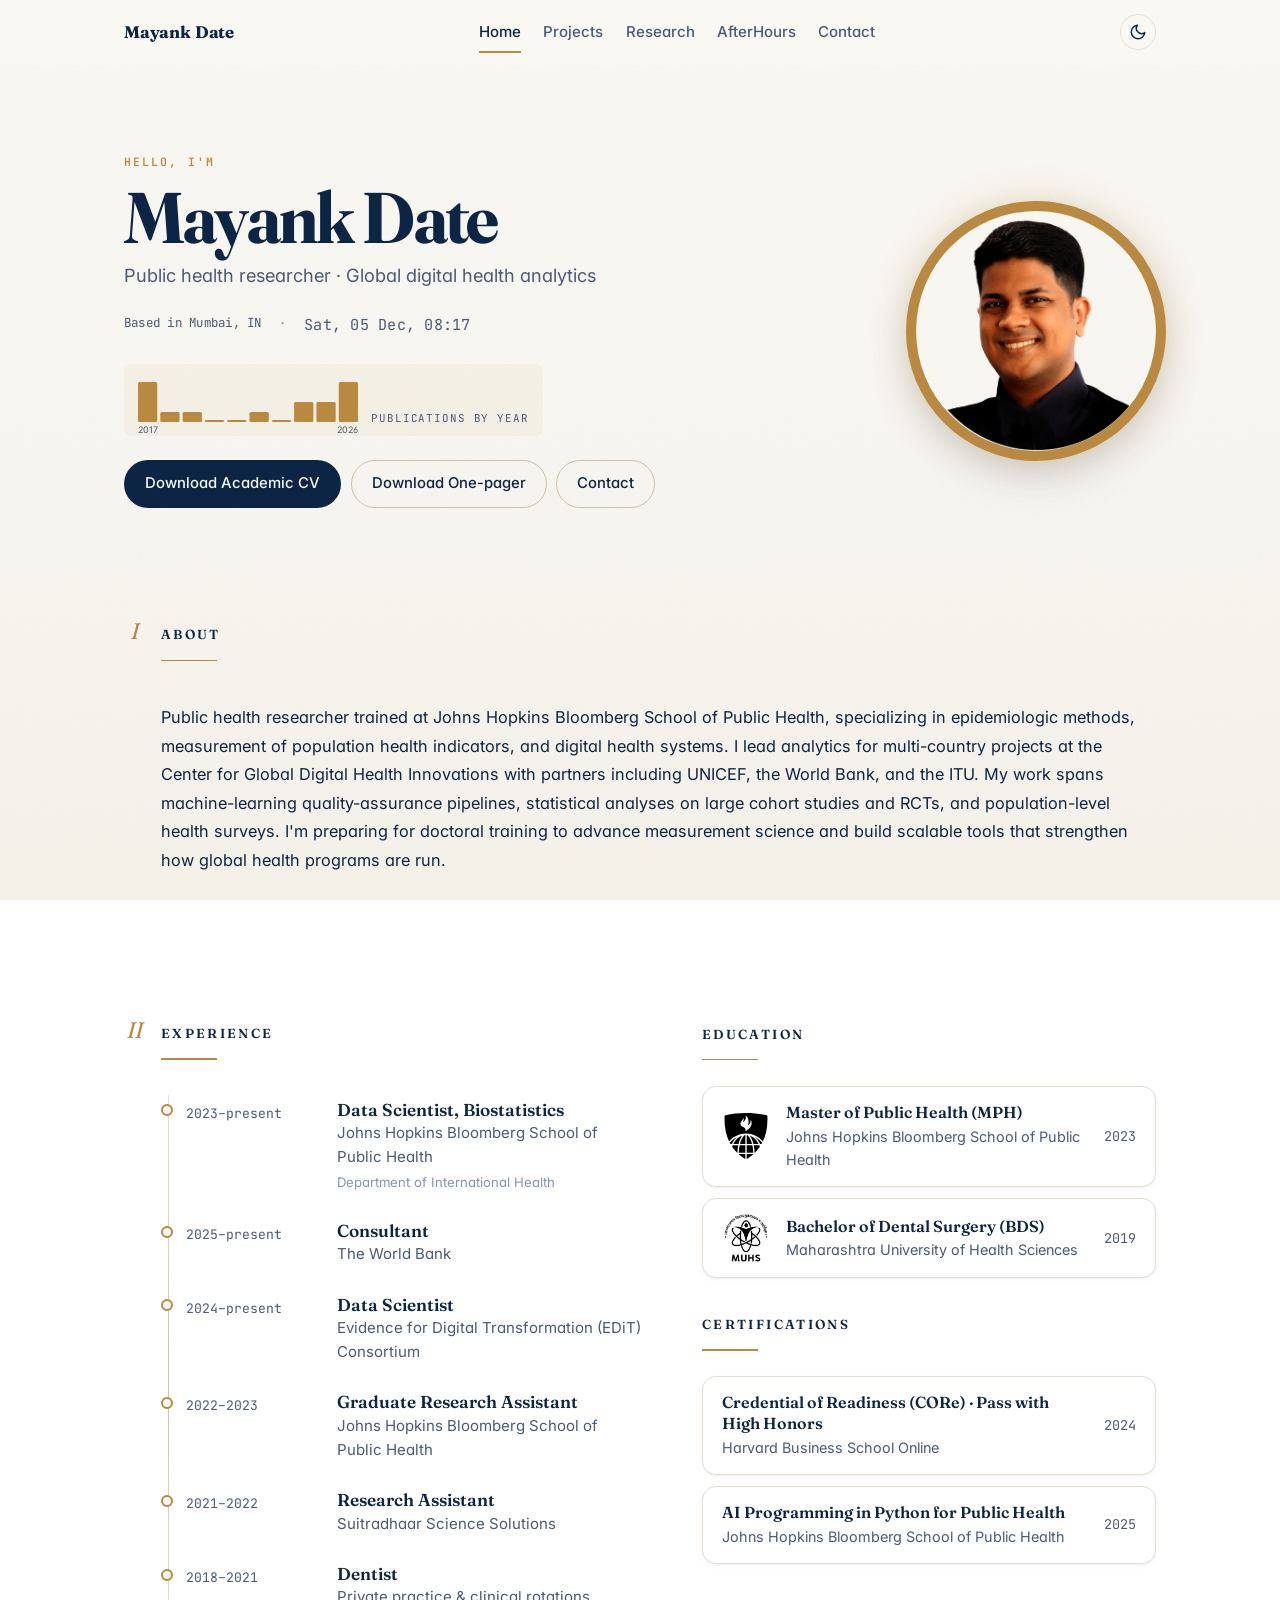
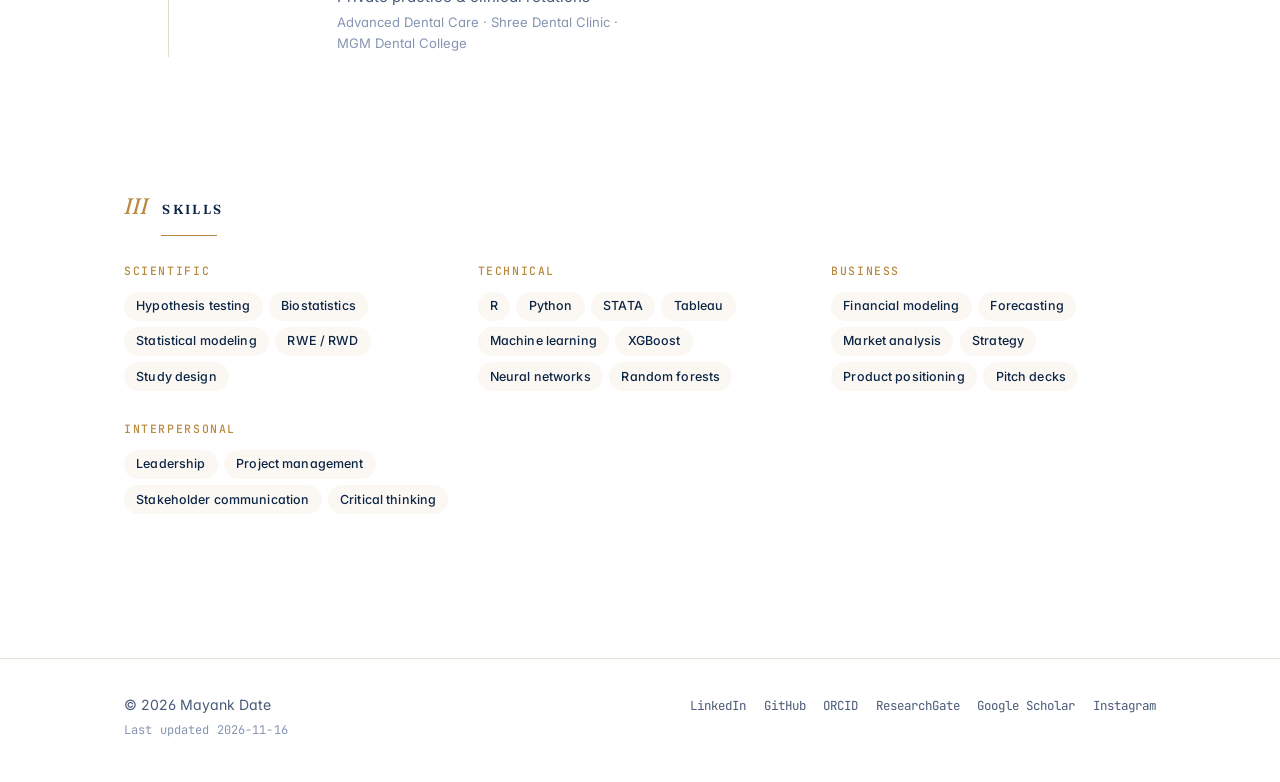
<file: index.html>
<!doctype html>
<html lang="en" data-theme="auto">
<head>
  <meta charset="utf-8" />
  <meta name="viewport" content="width=device-width, initial-scale=1" />
  <title>Mayank Date · Public health researcher · Global digital health analytics</title>
  <meta name="description" content="Public health researcher · Global digital health analytics" />

  <!-- OpenGraph / social -->
  <meta property="og:title" content="Mayank Date" />
  <meta property="og:description" content="Public health researcher · Global digital health analytics" />
  <meta property="og:type" content="profile" />
  <meta property="og:url" content="https://mayankdate.github.io" />

  <!-- Favicon: SVG preferred (crisp at any size), .ico fallback, Apple touch -->
  <link rel="icon" type="image/svg+xml" href="/assets/favicon.svg" />
  <link rel="icon" type="image/x-icon" href="/assets/favicon.ico" sizes="any" />
  <link rel="apple-touch-icon" href="/assets/apple-touch-icon.png" />
  <meta name="theme-color" content="#0D2545" />

  <!-- Fonts: Fraunces (serif) + Inter (sans) + JetBrains Mono (metadata) -->
  <link rel="preconnect" href="https://fonts.googleapis.com" />
  <link rel="preconnect" href="https://fonts.gstatic.com" crossorigin />
  <link href="https://fonts.googleapis.com/css2?family=Fraunces:ital,opsz,wght,SOFT,WONK@0,9..144,400;0,9..144,600;0,9..144,700;1,9..144,400&family=Inter:wght@400;500;600;700&family=JetBrains+Mono:wght@400;500&display=swap" rel="stylesheet" />

  <link rel="stylesheet" href="/static/style.css" />
  <!-- Prevent light-mode flash on first paint -->
  <script>
    (function () {
      try {
        var saved = localStorage.getItem('theme');
        if (saved === 'light' || saved === 'dark') {
          document.documentElement.setAttribute('data-theme', saved);
        }
      } catch (e) {}
    })();
  </script>
</head>
<body>

  <header class="site-header">
    <div class="container header-row">
      <a class="brand" href="/">Mayank Date</a>
      <nav class="nav" aria-label="Primary">
        <a href="/" aria-current="page">Home</a>
        <a href="/projects.html" >Projects</a>
        <a href="/research.html" >Research</a>
        <a href="/afterhours.html" >AfterHours</a>
        <a href="/contact.html" >Contact</a>
      </nav>
      <button class="theme-toggle" type="button" aria-label="Toggle color theme" title="Toggle color theme">
        <svg class="icon-sun" width="18" height="18" viewBox="0 0 24 24" fill="none" stroke="currentColor" stroke-width="2" stroke-linecap="round" stroke-linejoin="round" aria-hidden="true"><circle cx="12" cy="12" r="4"/><path d="M12 2v2M12 20v2M4.93 4.93l1.41 1.41M17.66 17.66l1.41 1.41M2 12h2M20 12h2M4.93 19.07l1.41-1.41M17.66 6.34l1.41-1.41"/></svg>
        <svg class="icon-moon" width="18" height="18" viewBox="0 0 24 24" fill="none" stroke="currentColor" stroke-width="2" stroke-linecap="round" stroke-linejoin="round" aria-hidden="true"><path d="M21 12.79A9 9 0 1 1 11.21 3 7 7 0 0 0 21 12.79z"/></svg>
      </button>
    </div>
  </header>

  <main>

<section class="hero container">
  <div class="hero-text">
    <p class="eyebrow">Hello, I'm</p>
    <h1 class="display">Mayank Date</h1>
    <p class="lede">Public health researcher · Global digital health analytics</p>
    <div class="hero-meta">
      <span>Based in Mumbai, IN</span>
        <span class="dot">·</span>
        <span class="live-clock" data-tz="Asia/Kolkata">—</span>
    </div>
      <div class="sparkline" aria-label="Publications per year">
        <svg width="220" height="50" viewBox="0 0 220 50" xmlns="http://www.w3.org/2000/svg"><title>Publications by year, 2017–2026</title><rect x="0.0" y="10.0" width="19.3" height="40.0" rx="1.5" fill="var(--gold)"/><rect x="22.3" y="40.0" width="19.3" height="10.0" rx="1.5" fill="var(--gold)"/><rect x="44.6" y="40.0" width="19.3" height="10.0" rx="1.5" fill="var(--gold)"/><rect x="66.9" y="48.0" width="19.3" height="2.0" rx="1.5" fill="var(--gold)"/><rect x="89.2" y="48.0" width="19.3" height="2.0" rx="1.5" fill="var(--gold)"/><rect x="111.5" y="40.0" width="19.3" height="10.0" rx="1.5" fill="var(--gold)"/><rect x="133.8" y="48.0" width="19.3" height="2.0" rx="1.5" fill="var(--gold)"/><rect x="156.1" y="30.0" width="19.3" height="20.0" rx="1.5" fill="var(--gold)"/><rect x="178.4" y="30.0" width="19.3" height="20.0" rx="1.5" fill="var(--gold)"/><rect x="200.7" y="10.0" width="19.3" height="40.0" rx="1.5" fill="var(--gold)"/><text x="0" y="61" font-size="9" fill="var(--text-muted)" font-family="Inter, sans-serif">2017</text><text x="220" y="61" text-anchor="end" font-size="9" fill="var(--text-muted)" font-family="Inter, sans-serif">2026</text></svg>
        <span class="sparkline-caption">Publications by year</span>
      </div>
    <div class="hero-cta">
        <a class="btn btn-primary"
           href="assets/Mayank Date_Academic_CV_Full.pdf" download>Download Academic CV</a>
        <a class="btn btn-ghost"
           href="assets/Mayank Date_Resume_1page.pdf" download>Download One-pager</a>
      <a class="btn btn-ghost" href="/contact.html">Contact</a>
    </div>
  </div>
  <div class="hero-photo">
    <img src="assets/photo_noring.png" alt="Portrait of Mayank Date" />
  </div>
</section>

<section class="section container">
  <h2 class="section-h">About</h2>
  <div class="rule-gold"></div>
  <div class="about-box">
    <div class="prose"><p>Public health researcher trained at Johns Hopkins Bloomberg School of Public Health, specializing in epidemiologic methods, measurement of population health indicators, and digital health systems. I lead analytics for multi-country projects at the Center for Global Digital Health Innovations with partners including UNICEF, the World Bank, and the ITU. My work spans machine-learning quality-assurance pipelines, statistical analyses on large cohort studies and RCTs, and population-level health surveys. I'm preparing for doctoral training to advance measurement science and build scalable tools that strengthen how global health programs are run.</p></div>
  </div>
</section>

<section class="section container home-split">
  <div class="home-split-main">
    <h2 class="section-h">Experience</h2>
    <div class="rule-gold"></div>
    <ol class="timeline">
        <li class="timeline-item">
          <span class="timeline-dot" aria-hidden="true"></span>
          <div class="timeline-years">
            2023–present          </div>
          <div class="timeline-body">
            <div class="timeline-role">Data Scientist, Biostatistics</div>
            <div class="timeline-org">Johns Hopkins Bloomberg School of Public Health</div>
              <div class="timeline-sub">Department of International Health</div>
          </div>
        </li>
        <li class="timeline-item">
          <span class="timeline-dot" aria-hidden="true"></span>
          <div class="timeline-years">
            2025–present          </div>
          <div class="timeline-body">
            <div class="timeline-role">Consultant</div>
            <div class="timeline-org">The World Bank</div>
          </div>
        </li>
        <li class="timeline-item">
          <span class="timeline-dot" aria-hidden="true"></span>
          <div class="timeline-years">
            2024–present          </div>
          <div class="timeline-body">
            <div class="timeline-role">Data Scientist</div>
            <div class="timeline-org">Evidence for Digital Transformation (EDiT) Consortium</div>
          </div>
        </li>
        <li class="timeline-item">
          <span class="timeline-dot" aria-hidden="true"></span>
          <div class="timeline-years">
            2022–2023          </div>
          <div class="timeline-body">
            <div class="timeline-role">Graduate Research Assistant</div>
            <div class="timeline-org">Johns Hopkins Bloomberg School of Public Health</div>
          </div>
        </li>
        <li class="timeline-item">
          <span class="timeline-dot" aria-hidden="true"></span>
          <div class="timeline-years">
            2021–2022          </div>
          <div class="timeline-body">
            <div class="timeline-role">Research Assistant</div>
            <div class="timeline-org">Suitradhaar Science Solutions</div>
          </div>
        </li>
        <li class="timeline-item">
          <span class="timeline-dot" aria-hidden="true"></span>
          <div class="timeline-years">
            2018–2021          </div>
          <div class="timeline-body">
            <div class="timeline-role">Dentist</div>
            <div class="timeline-org">Private practice & clinical rotations</div>
              <div class="timeline-sub">Advanced Dental Care · Shree Dental Clinic · MGM Dental College</div>
          </div>
        </li>
    </ol>
  </div>

  <aside class="home-split-side">
    <h2 class="section-h">Education</h2>
    <div class="rule-gold"></div>
    <ul class="cred-list">
        <li class="cred">
          <div class="cred-logo invert-on-dark">
            <img src="assets/logos/jhu-shield-black.svg" alt="" />
          </div>
          <div class="cred-body">
            <div class="cred-title">Master of Public Health (MPH)</div>
            <div class="cred-inst">Johns Hopkins Bloomberg School of Public Health</div>
          </div>
          <div class="cred-year">2023</div>
        </li>
        <li class="cred">
          <div class="cred-logo invert-on-dark">
            <img src="assets/logos/muhs-black.png" alt="" />
          </div>
          <div class="cred-body">
            <div class="cred-title">Bachelor of Dental Surgery (BDS)</div>
            <div class="cred-inst">Maharashtra University of Health Sciences</div>
          </div>
          <div class="cred-year">2019</div>
        </li>
    </ul>

    <h2 class="section-h section-h-spaced">Certifications</h2>
    <div class="rule-gold"></div>
    <ul class="cred-list cred-list-nologo">
        <li class="cred">
          <div class="cred-body">
            <div class="cred-title">Credential of Readiness (CORe) · Pass with High Honors</div>
            <div class="cred-inst">Harvard Business School Online</div>
          </div>
          <div class="cred-year">2024</div>
        </li>
        <li class="cred">
          <div class="cred-body">
            <div class="cred-title">AI Programming in Python for Public Health</div>
            <div class="cred-inst">Johns Hopkins Bloomberg School of Public Health</div>
          </div>
          <div class="cred-year">2025</div>
        </li>
    </ul>
  </aside>
</section>

<section class="section container">
  <h2 class="section-h">Skills</h2>
  <div class="rule-gold"></div>
  <div class="skills-grid">
      <div class="skills-group">
        <h3 class="skills-group-h">Scientific</h3>
        <ul class="chips">
            <li class="chip">Hypothesis testing</li>
            <li class="chip">Biostatistics</li>
            <li class="chip">Statistical modeling</li>
            <li class="chip">RWE / RWD</li>
            <li class="chip">Study design</li>
        </ul>
      </div>
      <div class="skills-group">
        <h3 class="skills-group-h">Technical</h3>
        <ul class="chips">
            <li class="chip">R</li>
            <li class="chip">Python</li>
            <li class="chip">STATA</li>
            <li class="chip">Tableau</li>
            <li class="chip">Machine learning</li>
            <li class="chip">XGBoost</li>
            <li class="chip">Neural networks</li>
            <li class="chip">Random forests</li>
        </ul>
      </div>
      <div class="skills-group">
        <h3 class="skills-group-h">Business</h3>
        <ul class="chips">
            <li class="chip">Financial modeling</li>
            <li class="chip">Forecasting</li>
            <li class="chip">Market analysis</li>
            <li class="chip">Strategy</li>
            <li class="chip">Product positioning</li>
            <li class="chip">Pitch decks</li>
        </ul>
      </div>
      <div class="skills-group">
        <h3 class="skills-group-h">Interpersonal</h3>
        <ul class="chips">
            <li class="chip">Leadership</li>
            <li class="chip">Project management</li>
            <li class="chip">Stakeholder communication</li>
            <li class="chip">Critical thinking</li>
        </ul>
      </div>
  </div>
</section>


  </main>

  <footer class="site-footer">
    <div class="container footer-row">
      <div class="footer-left">
        <div>&copy; 2026 Mayank Date</div>
        <div class="footer-meta">
          <span>Last updated 2026-11-16</span>
        </div>
      </div>
      <nav class="footer-socials" aria-label="Social">
          <a href="https://linkedin.com/in/mayankdate" target="_blank" rel="me noopener noreferrer" aria-label="LinkedIn">LinkedIn</a>
          <a href="https://github.com/mayankdate" target="_blank" rel="me noopener noreferrer" aria-label="GitHub">GitHub</a>
          <a href="https://orcid.org/0009-0001-0863-5428" target="_blank" rel="me noopener noreferrer" aria-label="ORCID">ORCID</a>
          <a href="https://www.researchgate.net/profile/Mayank-Date" target="_blank" rel="me noopener noreferrer" aria-label="ResearchGate">ResearchGate</a>
          <a href="https://scholar.google.com/citations?user=mayankdate" target="_blank" rel="me noopener noreferrer" aria-label="Google Scholar">Google Scholar</a>
          <a href="https://www.instagram.com/mayank.date" target="_blank" rel="me noopener noreferrer" aria-label="Instagram">Instagram</a>
      </nav>
    </div>
  </footer>

  <script src="/static/theme.js"></script>
  <script src="/static/clock.js"></script>
  <script>
    // Scroll-aware header: adds a hairline border once scrolled past the top.
    (function () {
      var hdr = document.querySelector('.site-header');
      if (!hdr) return;
      function onScroll() {
        if (window.scrollY > 8) hdr.classList.add('is-scrolled');
        else hdr.classList.remove('is-scrolled');
      }
      onScroll();
      window.addEventListener('scroll', onScroll, { passive: true });
    })();
  </script>
</body>
</html>
</file>
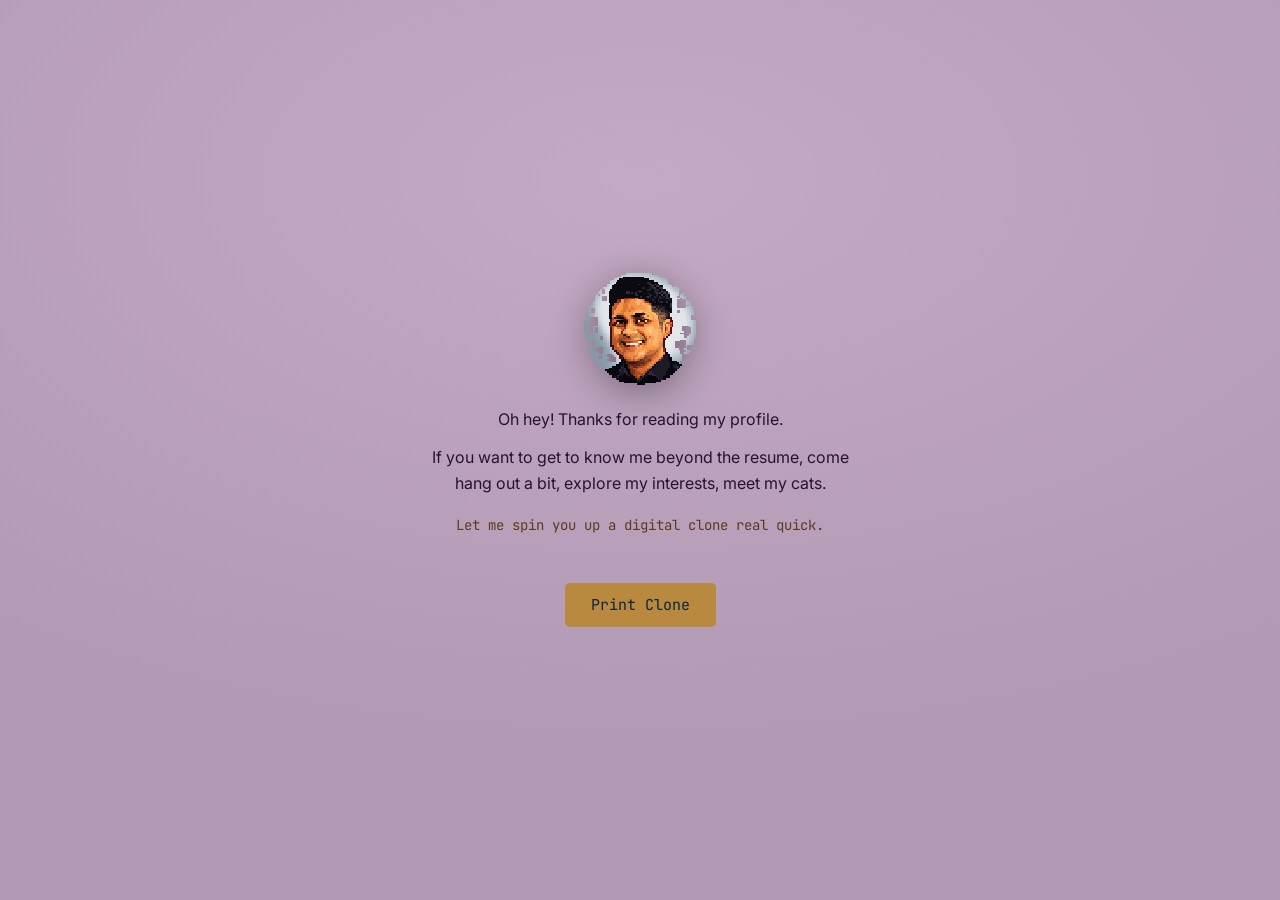
<file: AfterHours/index.html>
<!doctype html>
<html lang="en">
<head>
  <meta charset="utf-8" />
  <meta name="viewport" content="width=device-width, initial-scale=1, maximum-scale=1, user-scalable=no, viewport-fit=cover" />
  <title>AfterHours · Mayank Date</title>
  <meta name="description" content="A quiet pixel cabin. WASD to wander, E to look closer." />

  <link rel="preconnect" href="https://fonts.googleapis.com" />
  <link rel="preconnect" href="https://fonts.gstatic.com" crossorigin />
  <link href="https://fonts.googleapis.com/css2?family=Fraunces:wght@400;700&family=Inter:wght@400;500;600&family=JetBrains+Mono:wght@400;500&display=swap" rel="stylesheet" />

  <link rel="stylesheet" href="styles.css" />
</head>
<body>

  <canvas id="game"></canvas>

  <div id="walk-prompt" hidden></div>
  <div id="hint">
    <kbd>WASD</kbd>/<kbd>↑↓←→</kbd> move · <kbd>E</kbd>/<kbd>Space</kbd> interact · <kbd>+</kbd><kbd>−</kbd> zoom
  </div>

  <div id="zoom-hud" aria-label="Zoom controls">
    <button type="button" data-zoom="in"  aria-label="Zoom in">+</button>
    <button type="button" data-zoom="out" aria-label="Zoom out">−</button>
  </div>

  <!-- touch controls: floating joystick (left) + interact button (right) -->
  <div id="touch-controls" hidden>
    <div id="joystick"><div id="joystick-thumb"></div></div>
    <button id="btn-a" type="button" aria-label="Interact">E</button>
  </div>

  <div id="dialog-root" aria-live="polite"></div>
  <div id="modal-root" aria-live="polite"></div>

  <div id="splash">
    <div class="splash-card">
      <img class="splash-portrait" src="assets/mayank_portrait.png" alt="Pixel portrait of Mayank" />
      <div id="splash-greeting" class="splash-greeting"></div>
      <div class="clone-bar"><div id="clone-bar-fill"></div></div>
      <button id="load-clone" type="button">Load clone</button>
    </div>
  </div>

  <!-- World engine + scene (classic scripts; expose globals before the module) -->
  <script src="engine.js"></script>
  <script src="scene.js"></script>
  <script src="vendor/js-yaml.min.js"></script>
  <script src="vendor/marked.min.js"></script>

  <script type="module" src="src/main.js"></script>
</body>
</html>
</file>
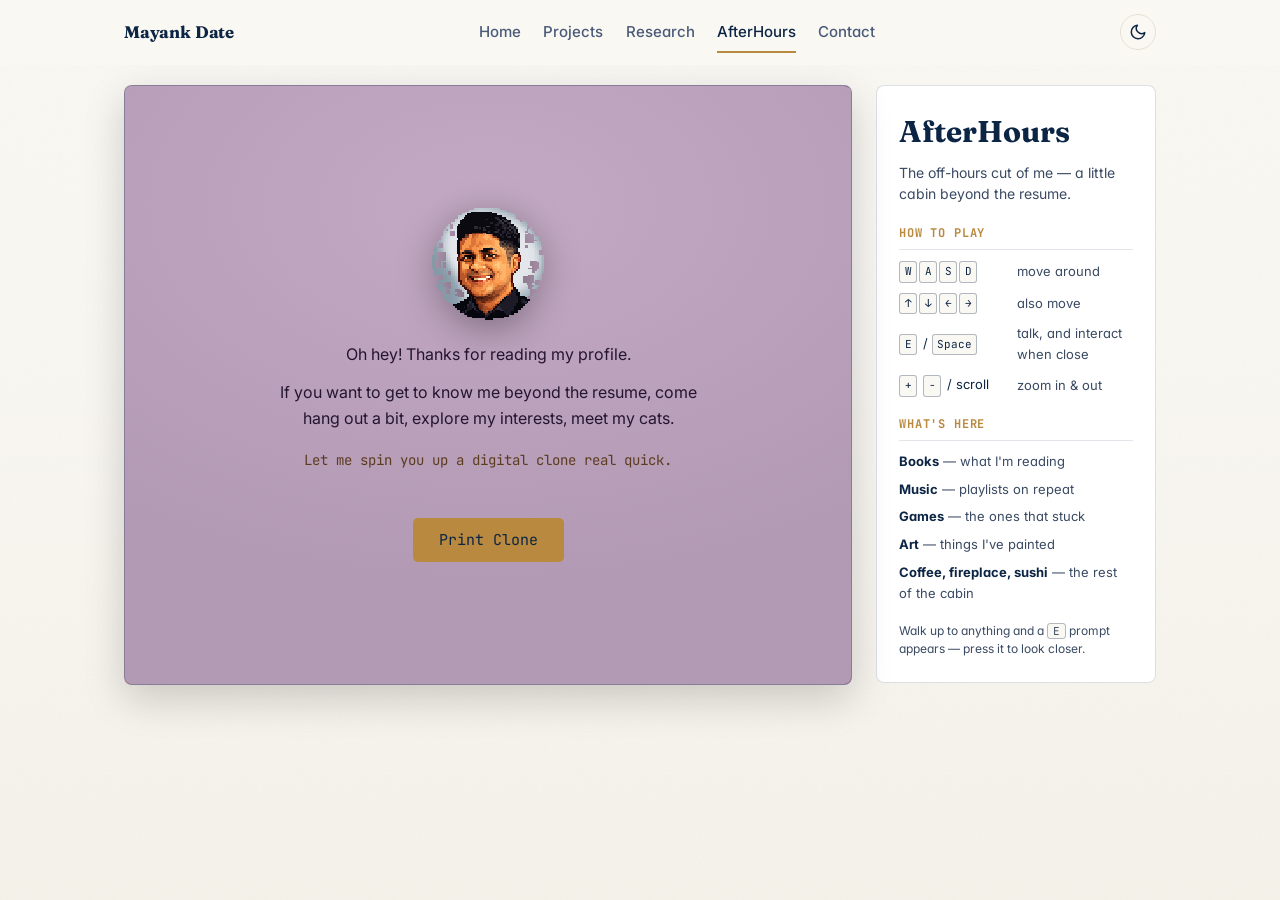
<file: afterhours.html>
<!doctype html>
<html lang="en" data-theme="auto">
<head>
  <meta charset="utf-8" />
  <meta name="viewport" content="width=device-width, initial-scale=1" />
  <title>AfterHours · Mayank Date</title>
  <meta name="description" content="Public health researcher · Global digital health analytics" />

  <!-- OpenGraph / social -->
  <meta property="og:title" content="Mayank Date" />
  <meta property="og:description" content="Public health researcher · Global digital health analytics" />
  <meta property="og:type" content="profile" />
  <meta property="og:url" content="https://mayankdate.github.io" />

  <!-- Favicon: SVG preferred (crisp at any size), .ico fallback, Apple touch -->
  <link rel="icon" type="image/svg+xml" href="/assets/favicon.svg" />
  <link rel="icon" type="image/x-icon" href="/assets/favicon.ico" sizes="any" />
  <link rel="apple-touch-icon" href="/assets/apple-touch-icon.png" />
  <meta name="theme-color" content="#0D2545" />

  <!-- Fonts: Fraunces (serif) + Inter (sans) + JetBrains Mono (metadata) -->
  <link rel="preconnect" href="https://fonts.googleapis.com" />
  <link rel="preconnect" href="https://fonts.gstatic.com" crossorigin />
  <link href="https://fonts.googleapis.com/css2?family=Fraunces:ital,opsz,wght,SOFT,WONK@0,9..144,400;0,9..144,600;0,9..144,700;1,9..144,400&family=Inter:wght@400;500;600;700&family=JetBrains+Mono:wght@400;500&display=swap" rel="stylesheet" />

  <link rel="stylesheet" href="/static/style.css" />
  <!-- Prevent light-mode flash on first paint -->
  <script>
    (function () {
      try {
        var saved = localStorage.getItem('theme');
        if (saved === 'light' || saved === 'dark') {
          document.documentElement.setAttribute('data-theme', saved);
        }
      } catch (e) {}
    })();
  </script>
</head>
<body>

  <header class="site-header">
    <div class="container header-row">
      <a class="brand" href="/">Mayank Date</a>
      <nav class="nav" aria-label="Primary">
        <a href="/" >Home</a>
        <a href="/projects.html" >Projects</a>
        <a href="/research.html" >Research</a>
        <a href="/afterhours.html" aria-current="page">AfterHours</a>
        <a href="/contact.html" >Contact</a>
      </nav>
      <button class="theme-toggle" type="button" aria-label="Toggle color theme" title="Toggle color theme">
        <svg class="icon-sun" width="18" height="18" viewBox="0 0 24 24" fill="none" stroke="currentColor" stroke-width="2" stroke-linecap="round" stroke-linejoin="round" aria-hidden="true"><circle cx="12" cy="12" r="4"/><path d="M12 2v2M12 20v2M4.93 4.93l1.41 1.41M17.66 17.66l1.41 1.41M2 12h2M20 12h2M4.93 19.07l1.41-1.41M17.66 6.34l1.41-1.41"/></svg>
        <svg class="icon-moon" width="18" height="18" viewBox="0 0 24 24" fill="none" stroke="currentColor" stroke-width="2" stroke-linecap="round" stroke-linejoin="round" aria-hidden="true"><path d="M21 12.79A9 9 0 1 1 11.21 3 7 7 0 0 0 21 12.79z"/></svg>
      </button>
    </div>
  </header>

  <main>

<section class="afterhours-wrap container">
  <div class="afterhours-grid">

    <!-- The windowed play area -->
    <div class="afterhours-frame-wrap">
      <iframe
        src="/AfterHours/"
        title="AfterHours — a cozy pixel cabin"
        loading="lazy"
        allow="autoplay; encrypted-media"
      ></iframe>
    </div>

    <!-- Instructions column (for the non-gamers) -->
    <aside class="afterhours-guide">
      <h1 class="afterhours-h">AfterHours</h1>
      <p class="afterhours-tag">The off-hours cut of me — a little cabin beyond the resume.</p>

      <h2 class="afterhours-sub">How to play</h2>
      <ul class="afterhours-keys">
        <li><span class="k"><kbd>W</kbd><kbd>A</kbd><kbd>S</kbd><kbd>D</kbd></span> <span>move around</span></li>
        <li><span class="k"><kbd>↑</kbd><kbd>↓</kbd><kbd>←</kbd><kbd>→</kbd></span> <span>also move</span></li>
        <li><span class="k"><kbd>E</kbd> / <kbd>Space</kbd></span> <span>talk, and interact when close</span></li>
        <li><span class="k"><kbd>+</kbd> <kbd>−</kbd> / scroll</span> <span>zoom in &amp; out</span></li>
      </ul>
      <ul class="afterhours-touch">
        <li><span class="k">Drag (left)</span> <span>a joystick appears — steer to move</span></li>
        <li><span class="k">Tap <b>E</b></span> <span>talk, and interact when close</span></li>
        <li><span class="k">Tap <b>+ −</b></span> <span>zoom in &amp; out</span></li>
      </ul>

      <h2 class="afterhours-sub">What's here</h2>
      <ul class="afterhours-legend">
        <li><b>Books</b> — what I'm reading</li>
        <li><b>Music</b> — playlists on repeat</li>
        <li><b>Games</b> — the ones that stuck</li>
        <li><b>Art</b> — things I've painted</li>
        <li><b>Coffee, fireplace, sushi</b> — the rest of the cabin</li>
      </ul>

      <p class="afterhours-note">
        Walk up to anything and a <kbd>E</kbd> prompt appears — press it to look closer.
      </p>
    </aside>

  </div>
</section>

  </main>

  <footer class="site-footer">
    <div class="container footer-row">
      <div class="footer-left">
        <div>&copy; 2026 Mayank Date</div>
        <div class="footer-meta">
          <span>Last updated 2026-11-25</span>
        </div>
      </div>
      <nav class="footer-socials" aria-label="Social">
          <a href="https://linkedin.com/in/mayankdate" target="_blank" rel="me noopener noreferrer" aria-label="LinkedIn">LinkedIn</a>
          <a href="https://github.com/mayankdate" target="_blank" rel="me noopener noreferrer" aria-label="GitHub">GitHub</a>
          <a href="https://orcid.org/0009-0001-0863-5428" target="_blank" rel="me noopener noreferrer" aria-label="ORCID">ORCID</a>
          <a href="https://www.researchgate.net/profile/Mayank-Date" target="_blank" rel="me noopener noreferrer" aria-label="ResearchGate">ResearchGate</a>
          <a href="https://scholar.google.com/citations?user=mayankdate" target="_blank" rel="me noopener noreferrer" aria-label="Google Scholar">Google Scholar</a>
          <a href="https://www.instagram.com/mayank.date" target="_blank" rel="me noopener noreferrer" aria-label="Instagram">Instagram</a>
      </nav>
    </div>
  </footer>

  <script src="/static/theme.js"></script>
  <script src="/static/clock.js"></script>
  <script>
    // Scroll-aware header: adds a hairline border once scrolled past the top.
    (function () {
      var hdr = document.querySelector('.site-header');
      if (!hdr) return;
      function onScroll() {
        if (window.scrollY > 8) hdr.classList.add('is-scrolled');
        else hdr.classList.remove('is-scrolled');
      }
      onScroll();
      window.addEventListener('scroll', onScroll, { passive: true });
    })();
  </script>
<style>
  .afterhours-wrap { padding-top: 20px; padding-bottom: 40px; }

  .afterhours-grid {
    display: grid;
    grid-template-columns: 1fr 280px;
    gap: 24px;
    align-items: stretch;
  }

  .afterhours-frame-wrap {
    position: relative;
    border: 1px solid var(--border, rgba(13,37,69,0.25));
    border-radius: 8px;
    overflow: hidden;
    background: #b299b4;
    box-shadow: 0 14px 40px rgba(0,0,0,0.18);
    min-height: 600px;
  }
  .afterhours-frame-wrap iframe {
    position: absolute; inset: 0;
    width: 100%; height: 100%;
    border: 0;
  }

  .afterhours-guide {
    align-self: start;
    border: 1px solid var(--border, rgba(13,37,69,0.14));
    border-radius: 8px;
    padding: 22px 22px 24px;
    background: var(--surface, rgba(13,37,69,0.03));
  }
  .afterhours-h {
    font-family: Fraunces, Georgia, serif;
    font-size: 30px; margin: 0 0 6px;
    color: var(--text, #0D2545);
  }
  .afterhours-tag {
    font-size: 14px; color: var(--muted, #3a4a63);
    margin: 0 0 20px; line-height: 1.5;
  }
  .afterhours-sub {
    font-family: JetBrains Mono, monospace;
    font-size: 12px; text-transform: uppercase; letter-spacing: 0.07em;
    color: var(--gold, #B8893E);
    margin: 18px 0 10px; padding-bottom: 6px;
    border-bottom: 1px solid var(--border, rgba(13,37,69,0.12));
  }
  .afterhours-keys { list-style: none; margin: 0; padding: 0; }
  .afterhours-keys li {
    display: flex; align-items: center; gap: 10px;
    font-size: 13px; color: var(--muted, #3a4a63);
    margin-bottom: 9px;
  }
  .afterhours-keys .k { min-width: 108px; color: var(--text, #0D2545); }
  .afterhours-keys kbd {
    display: inline-block; min-width: 18px; text-align: center;
    border: 1px solid var(--border, rgba(13,37,69,0.3));
    border-radius: 3px; padding: 1px 4px; margin-right: 2px;
    font-family: JetBrains Mono, monospace; font-size: 11px;
    background: var(--bg, #fff);
  }
  .afterhours-legend { list-style: none; margin: 0; padding: 0; }
  .afterhours-legend li {
    font-size: 13px; color: var(--muted, #3a4a63); margin-bottom: 7px;
  }
  .afterhours-legend b { color: var(--text, #0D2545); }
  .afterhours-note {
    font-size: 12px; color: var(--muted, #3a4a63);
    margin: 18px 0 0; line-height: 1.5;
  }
  .afterhours-note kbd {
    border: 1px solid var(--border, rgba(13,37,69,0.3));
    border-radius: 3px; padding: 0 5px;
    font-family: JetBrains Mono, monospace; font-size: 11px;
    background: var(--bg, #fff);
  }

  .afterhours-touch { list-style: none; margin: 0; padding: 0; display: none; }
  .afterhours-touch li {
    display: flex; align-items: center; gap: 10px;
    font-size: 13px; color: var(--muted, #3a4a63); margin-bottom: 9px;
  }
  .afterhours-touch .k { min-width: 108px; color: var(--text, #0D2545); font-weight: 600; }

  @media (max-width: 820px) {
    .afterhours-grid { grid-template-columns: 1fr; }
    .afterhours-frame-wrap { min-height: 76vh; min-height: 76dvh; }
  }
  /* touch devices: show the touch controls, hide the keyboard list */
  @media (pointer: coarse) {
    .afterhours-keys { display: none; }
    .afterhours-touch { display: block; }
  }

  .site-footer { display: none; }
</style>
</body>
</html>
</file>
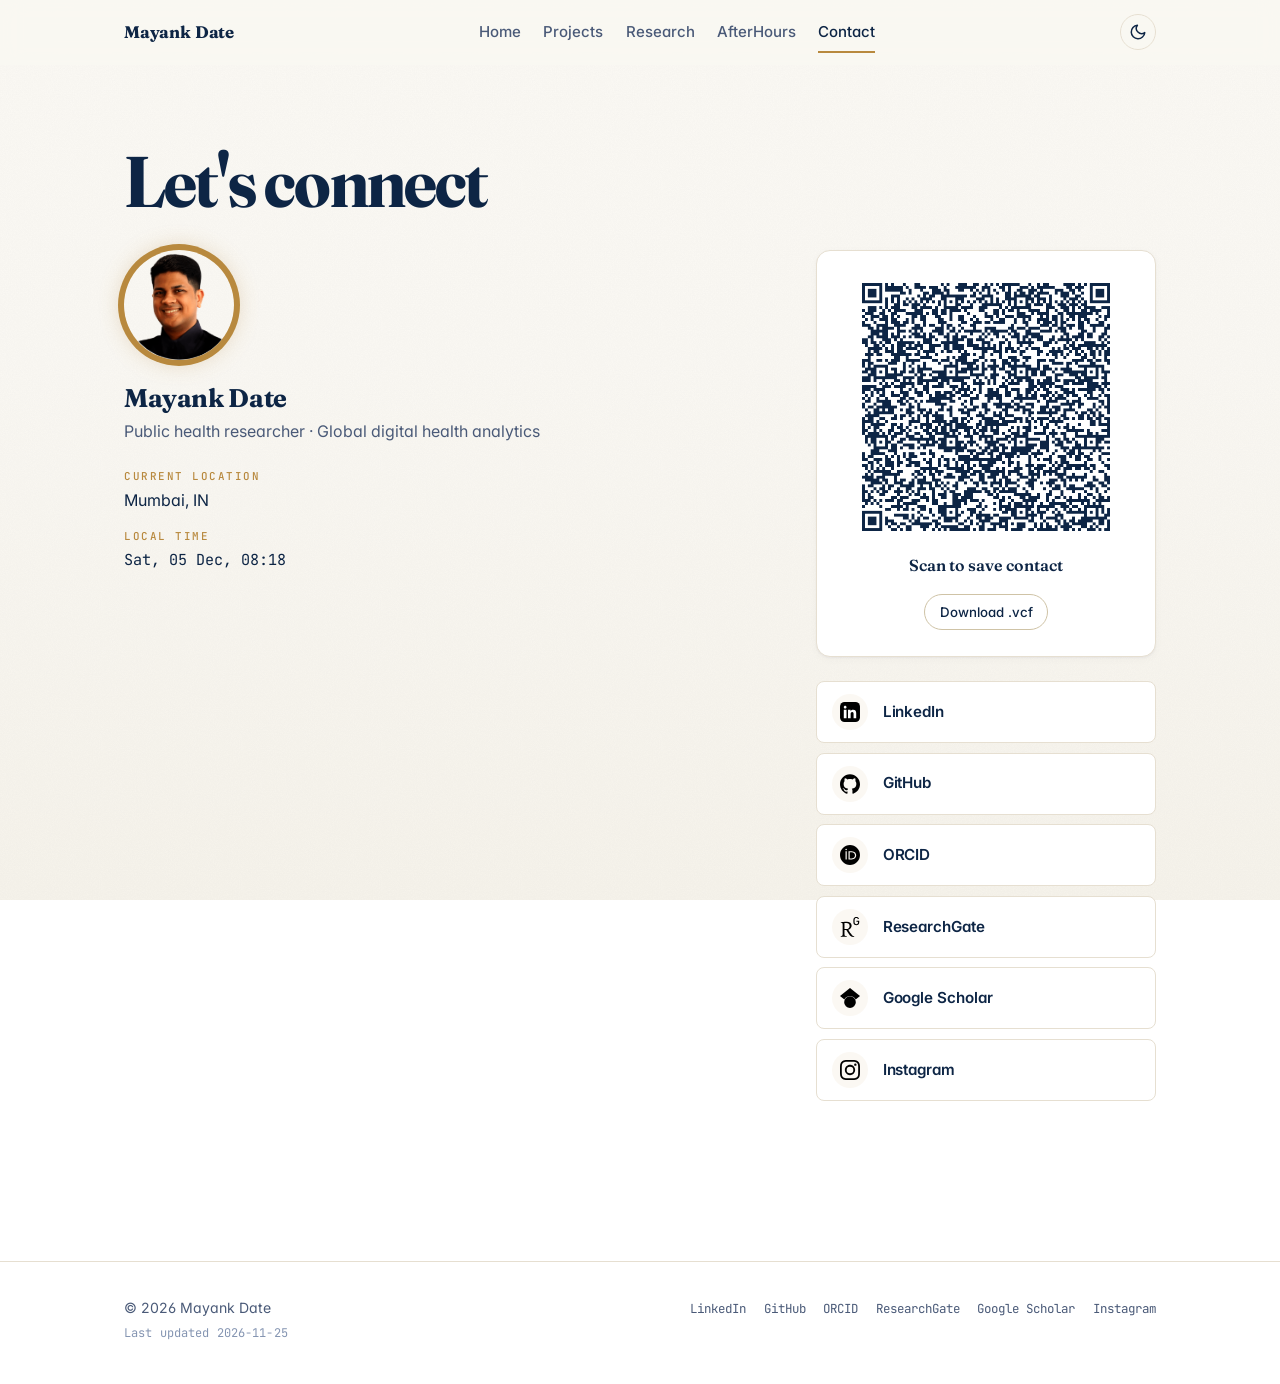
<file: contact.html>
<!doctype html>
<html lang="en" data-theme="auto">
<head>
  <meta charset="utf-8" />
  <meta name="viewport" content="width=device-width, initial-scale=1" />
  <title>Contact · Mayank Date</title>
  <meta name="description" content="Public health researcher · Global digital health analytics" />

  <!-- OpenGraph / social -->
  <meta property="og:title" content="Mayank Date" />
  <meta property="og:description" content="Public health researcher · Global digital health analytics" />
  <meta property="og:type" content="profile" />
  <meta property="og:url" content="https://mayankdate.github.io" />

  <!-- Favicon: SVG preferred (crisp at any size), .ico fallback, Apple touch -->
  <link rel="icon" type="image/svg+xml" href="/assets/favicon.svg" />
  <link rel="icon" type="image/x-icon" href="/assets/favicon.ico" sizes="any" />
  <link rel="apple-touch-icon" href="/assets/apple-touch-icon.png" />
  <meta name="theme-color" content="#0D2545" />

  <!-- Fonts: Fraunces (serif) + Inter (sans) + JetBrains Mono (metadata) -->
  <link rel="preconnect" href="https://fonts.googleapis.com" />
  <link rel="preconnect" href="https://fonts.gstatic.com" crossorigin />
  <link href="https://fonts.googleapis.com/css2?family=Fraunces:ital,opsz,wght,SOFT,WONK@0,9..144,400;0,9..144,600;0,9..144,700;1,9..144,400&family=Inter:wght@400;500;600;700&family=JetBrains+Mono:wght@400;500&display=swap" rel="stylesheet" />

  <link rel="stylesheet" href="/static/style.css" />
  <!-- Prevent light-mode flash on first paint -->
  <script>
    (function () {
      try {
        var saved = localStorage.getItem('theme');
        if (saved === 'light' || saved === 'dark') {
          document.documentElement.setAttribute('data-theme', saved);
        }
      } catch (e) {}
    })();
  </script>
</head>
<body>

  <header class="site-header">
    <div class="container header-row">
      <a class="brand" href="/">Mayank Date</a>
      <nav class="nav" aria-label="Primary">
        <a href="/" >Home</a>
        <a href="/projects.html" >Projects</a>
        <a href="/research.html" >Research</a>
        <a href="/afterhours.html" >AfterHours</a>
        <a href="/contact.html" aria-current="page">Contact</a>
      </nav>
      <button class="theme-toggle" type="button" aria-label="Toggle color theme" title="Toggle color theme">
        <svg class="icon-sun" width="18" height="18" viewBox="0 0 24 24" fill="none" stroke="currentColor" stroke-width="2" stroke-linecap="round" stroke-linejoin="round" aria-hidden="true"><circle cx="12" cy="12" r="4"/><path d="M12 2v2M12 20v2M4.93 4.93l1.41 1.41M17.66 17.66l1.41 1.41M2 12h2M20 12h2M4.93 19.07l1.41-1.41M17.66 6.34l1.41-1.41"/></svg>
        <svg class="icon-moon" width="18" height="18" viewBox="0 0 24 24" fill="none" stroke="currentColor" stroke-width="2" stroke-linecap="round" stroke-linejoin="round" aria-hidden="true"><path d="M21 12.79A9 9 0 1 1 11.21 3 7 7 0 0 0 21 12.79z"/></svg>
      </button>
    </div>
  </header>

  <main>

<!-- ========== DESKTOP VIEW (hidden on narrow screens) ========== -->
<section class="contact-desktop container">
  <h1 class="display">Let's connect</h1>

  <div class="contact-grid">
    <div class="contact-info">
      <div class="contact-photo">
        <img src="assets/photo_noring.png" alt="Portrait of Mayank Date" />
      </div>
      <div class="contact-name">Mayank Date</div>
      <div class="contact-title">Public health researcher · Global digital health analytics</div>

      <ul class="contact-list">
        <li>
          <span class="contact-label">Current location</span>
          <span>Mumbai, IN</span>
        </li>
          <li>
            <span class="contact-label">Local time</span>
            <span class="live-clock" data-tz="Asia/Kolkata">—</span>
          </li>
      </ul>
    </div>

    <div class="contact-right">
      <div class="qr-card">
        <img src="assets/qr/vcard.png" alt="Scan to save contact to your phone" />
        <div class="qr-caption">Scan to save contact</div>
        <a class="btn btn-ghost btn-sm" href="assets/qr/mayank-date.vcf" download>Download .vcf</a>
      </div>

      <ul class="social-buttons">
          <li>
            <a class="profile-link-btn" href="https://linkedin.com/in/mayankdate" target="_blank" rel="noopener noreferrer">
              <span class="profile-link-icon invert-on-dark">
                  <img src="assets/logos/linkedin.svg" alt="" />
              </span>
              <span class="profile-link-text">
                <span class="profile-link-name">LinkedIn</span>
              </span>
            </a>
          </li>
          <li>
            <a class="profile-link-btn" href="https://github.com/mayankdate" target="_blank" rel="noopener noreferrer">
              <span class="profile-link-icon invert-on-dark">
                  <img src="assets/logos/github.svg" alt="" />
              </span>
              <span class="profile-link-text">
                <span class="profile-link-name">GitHub</span>
              </span>
            </a>
          </li>
          <li>
            <a class="profile-link-btn" href="https://orcid.org/0009-0001-0863-5428" target="_blank" rel="noopener noreferrer">
              <span class="profile-link-icon invert-on-dark">
                  <img src="assets/logos/orcid.svg" alt="" />
              </span>
              <span class="profile-link-text">
                <span class="profile-link-name">ORCID</span>
              </span>
            </a>
          </li>
          <li>
            <a class="profile-link-btn" href="https://www.researchgate.net/profile/Mayank-Date" target="_blank" rel="noopener noreferrer">
              <span class="profile-link-icon invert-on-dark">
                  <img src="assets/logos/researchgate.svg" alt="" />
              </span>
              <span class="profile-link-text">
                <span class="profile-link-name">ResearchGate</span>
              </span>
            </a>
          </li>
          <li>
            <a class="profile-link-btn" href="https://scholar.google.com/citations?user=mayankdate" target="_blank" rel="noopener noreferrer">
              <span class="profile-link-icon invert-on-dark">
                  <img src="assets/logos/googlescholar.svg" alt="" />
              </span>
              <span class="profile-link-text">
                <span class="profile-link-name">Google Scholar</span>
              </span>
            </a>
          </li>
          <li>
            <a class="profile-link-btn" href="https://www.instagram.com/mayank.date" target="_blank" rel="noopener noreferrer">
              <span class="profile-link-icon invert-on-dark">
                  <img src="assets/logos/instagram.svg" alt="" />
              </span>
              <span class="profile-link-text">
                <span class="profile-link-name">Instagram</span>
              </span>
            </a>
          </li>
      </ul>
    </div>
  </div>
</section>

<!-- ========== MOBILE VIEW — business-card carousel ========== -->
<section class="contact-mobile">
  <div class="container">
    <h1 class="display">Let's connect</h1>
    <p class="lede">Swipe through the cards. Scan a QR to save my contact, open my site, or connect on LinkedIn.</p>
  </div>

  <div class="carousel" data-carousel>
    <div class="carousel-track" data-carousel-track>

      <!-- Card 1: vCard -->
      <article class="bcard" data-card="vcard">
        <div class="bcard-top">
          <div class="bcard-eyebrow">Save contact</div>
          <h2 class="bcard-title">Mayank Date</h2>
          <div class="bcard-subtitle">Public health researcher · Global digital health analytics</div>
        </div>
        <div class="bcard-qr">
          <img src="assets/qr/vcard.png" alt="Scan to save contact" />
        </div>
        <div class="bcard-footer">Scan to save all my contact info</div>
      </article>

      <!-- Card 2: Site -->
      <article class="bcard" data-card="site">
        <div class="bcard-top">
          <div class="bcard-eyebrow">Visit my site</div>
          <h2 class="bcard-title">Mayank Date</h2>
          <div class="bcard-subtitle">mayankdate.github.io</div>
        </div>
        <div class="bcard-qr">
          <img src="assets/qr/site.png" alt="Scan to open my site" />
        </div>
        <div class="bcard-footer">Scan to visit my homepage</div>
      </article>

      <!-- Card 3: LinkedIn -->
      <article class="bcard" data-card="linkedin">
        <div class="bcard-top">
          <div class="bcard-eyebrow">Connect on LinkedIn</div>
          <h2 class="bcard-title">Mayank Date</h2>
          <div class="bcard-subtitle">linkedin.com/in/mayankdate</div>
        </div>
        <div class="bcard-qr">
          <img src="assets/qr/linkedin.png" alt="Scan to connect on LinkedIn" />
        </div>
        <div class="bcard-footer">Scan to connect on LinkedIn</div>
      </article>

    </div>

    <div class="carousel-dots" data-carousel-dots aria-hidden="true">
      <span class="dot active"></span>
      <span class="dot"></span>
      <span class="dot"></span>
    </div>
  </div>

  <div class="container contact-mobile-actions">
      <div class="mobile-location">
        <span class="contact-label">Current location</span>
        <span>Mumbai, IN</span>
        <span class="live-clock-inline live-clock" data-tz="Asia/Kolkata">—</span>
      </div>
    <a class="btn btn-ghost btn-block" href="assets/qr/mayank-date.vcf" download>⇩ Save .vcf</a>
  </div>
</section>

  </main>

  <footer class="site-footer">
    <div class="container footer-row">
      <div class="footer-left">
        <div>&copy; 2026 Mayank Date</div>
        <div class="footer-meta">
          <span>Last updated 2026-11-25</span>
        </div>
      </div>
      <nav class="footer-socials" aria-label="Social">
          <a href="https://linkedin.com/in/mayankdate" target="_blank" rel="me noopener noreferrer" aria-label="LinkedIn">LinkedIn</a>
          <a href="https://github.com/mayankdate" target="_blank" rel="me noopener noreferrer" aria-label="GitHub">GitHub</a>
          <a href="https://orcid.org/0009-0001-0863-5428" target="_blank" rel="me noopener noreferrer" aria-label="ORCID">ORCID</a>
          <a href="https://www.researchgate.net/profile/Mayank-Date" target="_blank" rel="me noopener noreferrer" aria-label="ResearchGate">ResearchGate</a>
          <a href="https://scholar.google.com/citations?user=mayankdate" target="_blank" rel="me noopener noreferrer" aria-label="Google Scholar">Google Scholar</a>
          <a href="https://www.instagram.com/mayank.date" target="_blank" rel="me noopener noreferrer" aria-label="Instagram">Instagram</a>
      </nav>
    </div>
  </footer>

  <script src="/static/theme.js"></script>
  <script src="/static/clock.js"></script>
  <script>
    // Scroll-aware header: adds a hairline border once scrolled past the top.
    (function () {
      var hdr = document.querySelector('.site-header');
      if (!hdr) return;
      function onScroll() {
        if (window.scrollY > 8) hdr.classList.add('is-scrolled');
        else hdr.classList.remove('is-scrolled');
      }
      onScroll();
      window.addEventListener('scroll', onScroll, { passive: true });
    })();
  </script>
<script src="/static/carousel.js"></script>
</body>
</html>
</file>
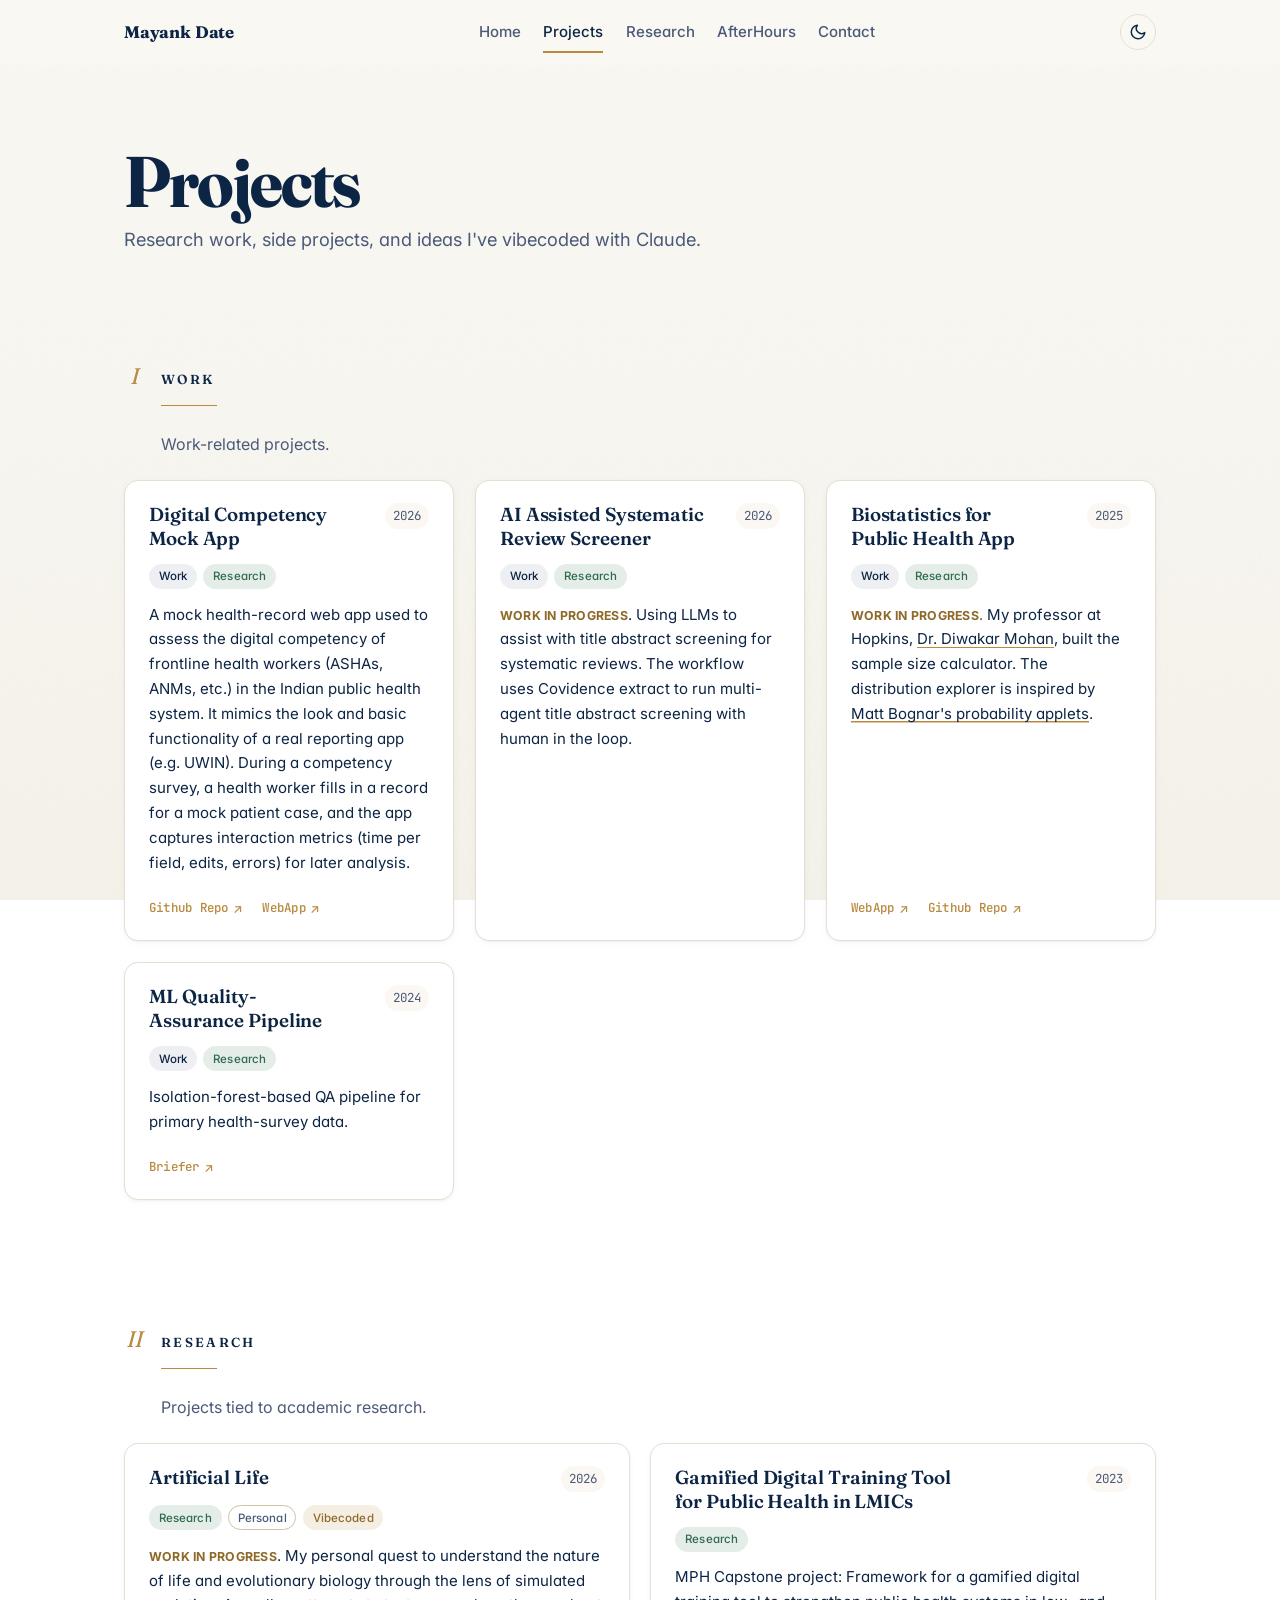
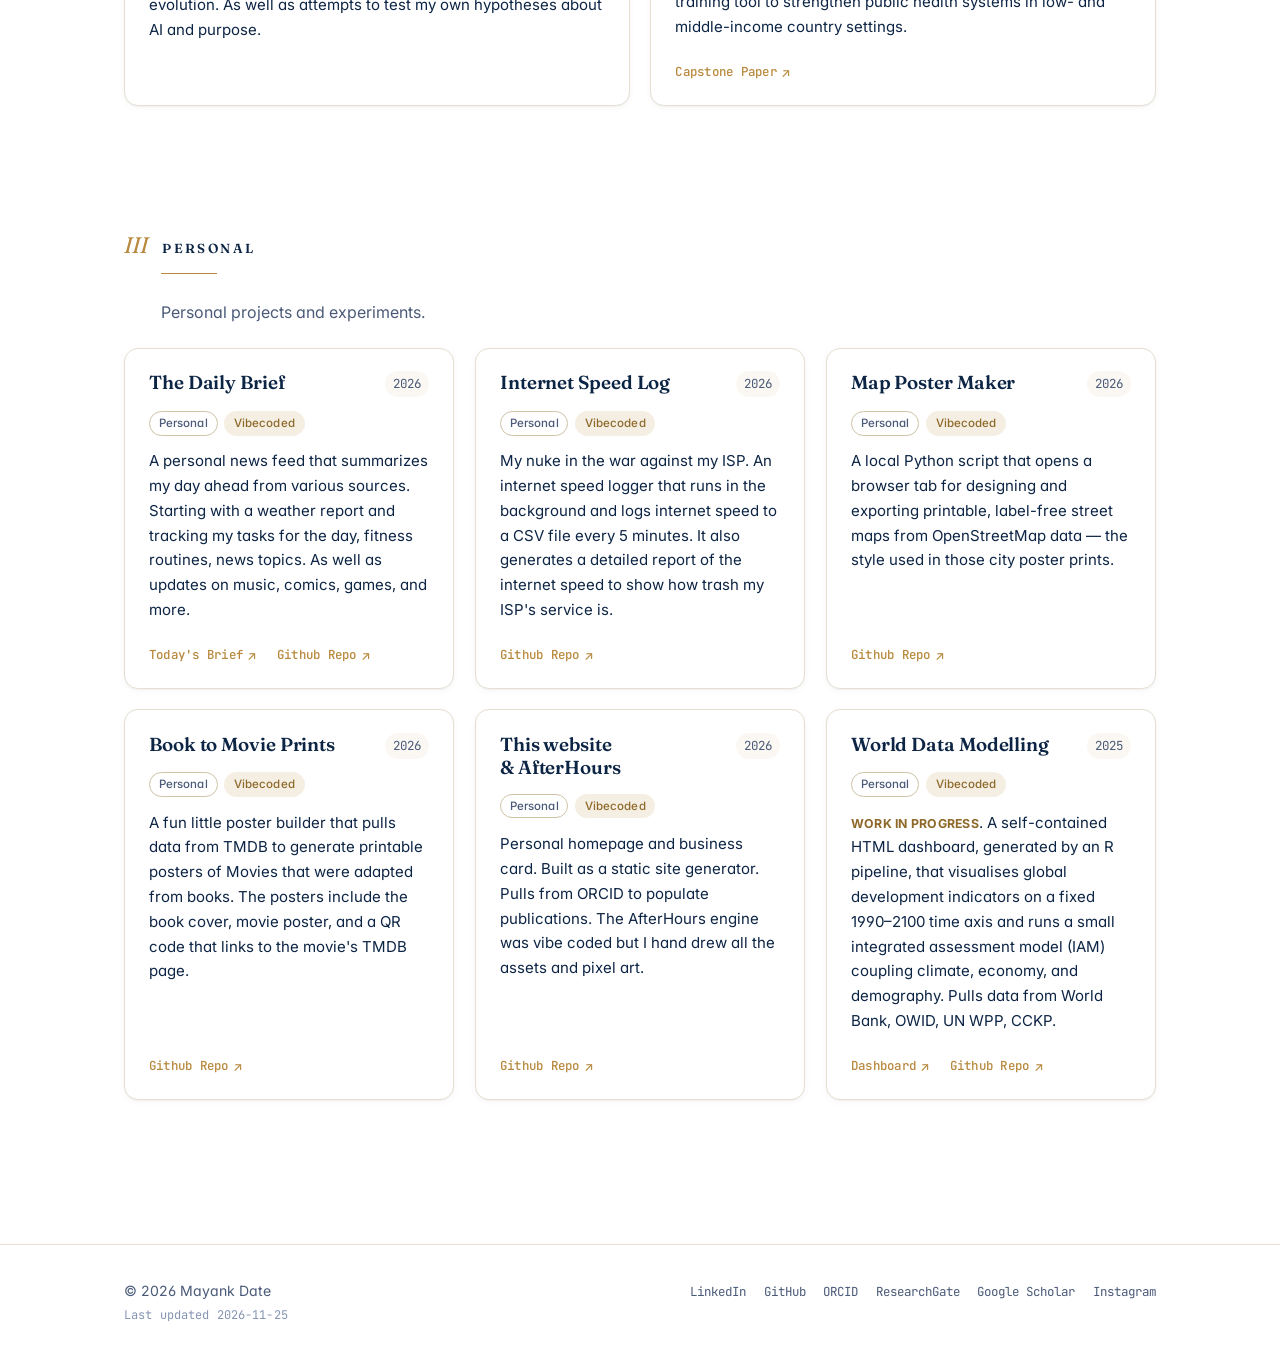
<file: projects.html>
<!doctype html>
<html lang="en" data-theme="auto">
<head>
  <meta charset="utf-8" />
  <meta name="viewport" content="width=device-width, initial-scale=1" />
  <title>Projects · Mayank Date</title>
  <meta name="description" content="Public health researcher · Global digital health analytics" />

  <!-- OpenGraph / social -->
  <meta property="og:title" content="Mayank Date" />
  <meta property="og:description" content="Public health researcher · Global digital health analytics" />
  <meta property="og:type" content="profile" />
  <meta property="og:url" content="https://mayankdate.github.io" />

  <!-- Favicon: SVG preferred (crisp at any size), .ico fallback, Apple touch -->
  <link rel="icon" type="image/svg+xml" href="/assets/favicon.svg" />
  <link rel="icon" type="image/x-icon" href="/assets/favicon.ico" sizes="any" />
  <link rel="apple-touch-icon" href="/assets/apple-touch-icon.png" />
  <meta name="theme-color" content="#0D2545" />

  <!-- Fonts: Fraunces (serif) + Inter (sans) + JetBrains Mono (metadata) -->
  <link rel="preconnect" href="https://fonts.googleapis.com" />
  <link rel="preconnect" href="https://fonts.gstatic.com" crossorigin />
  <link href="https://fonts.googleapis.com/css2?family=Fraunces:ital,opsz,wght,SOFT,WONK@0,9..144,400;0,9..144,600;0,9..144,700;1,9..144,400&family=Inter:wght@400;500;600;700&family=JetBrains+Mono:wght@400;500&display=swap" rel="stylesheet" />

  <link rel="stylesheet" href="/static/style.css" />
  <!-- Prevent light-mode flash on first paint -->
  <script>
    (function () {
      try {
        var saved = localStorage.getItem('theme');
        if (saved === 'light' || saved === 'dark') {
          document.documentElement.setAttribute('data-theme', saved);
        }
      } catch (e) {}
    })();
  </script>
</head>
<body>

  <header class="site-header">
    <div class="container header-row">
      <a class="brand" href="/">Mayank Date</a>
      <nav class="nav" aria-label="Primary">
        <a href="/" >Home</a>
        <a href="/projects.html" aria-current="page">Projects</a>
        <a href="/research.html" >Research</a>
        <a href="/afterhours.html" >AfterHours</a>
        <a href="/contact.html" >Contact</a>
      </nav>
      <button class="theme-toggle" type="button" aria-label="Toggle color theme" title="Toggle color theme">
        <svg class="icon-sun" width="18" height="18" viewBox="0 0 24 24" fill="none" stroke="currentColor" stroke-width="2" stroke-linecap="round" stroke-linejoin="round" aria-hidden="true"><circle cx="12" cy="12" r="4"/><path d="M12 2v2M12 20v2M4.93 4.93l1.41 1.41M17.66 17.66l1.41 1.41M2 12h2M20 12h2M4.93 19.07l1.41-1.41M17.66 6.34l1.41-1.41"/></svg>
        <svg class="icon-moon" width="18" height="18" viewBox="0 0 24 24" fill="none" stroke="currentColor" stroke-width="2" stroke-linecap="round" stroke-linejoin="round" aria-hidden="true"><path d="M21 12.79A9 9 0 1 1 11.21 3 7 7 0 0 0 21 12.79z"/></svg>
      </button>
    </div>
  </header>

  <main>

<section class="page-header container">
  <h1 class="display">Projects</h1>
  <p class="lede">Research work, side projects, and ideas I've vibecoded with Claude.</p>
</section>

<section class="section container">
  <h2 class="section-h">Work</h2>
  <div class="rule-gold"></div>
    <p class="group-desc">Work-related projects.</p>
  <div class="card-grid">
      <article class="card">
        <header class="card-head">
          <h3 class="card-title">Digital Competency Mock App</h3>
          <span class="card-year">2026</span>
        </header>
        <ul class="chips chips-sm">
            <li class="chip chip-work">Work</li>
            <li class="chip chip-research">Research</li>
        </ul>
        <div class="card-blurb"><p>A mock health-record web app used to assess the digital competency of frontline health workers (ASHAs, ANMs, etc.) in the Indian public health system. It mimics the look and basic functionality of a real reporting app (e.g. UWIN). During a competency survey, a health worker fills in a record for a mock patient case, and the app  captures interaction metrics (time per field, edits, errors) for later analysis.</p></div>
          <ul class="link-row">
              <li><a href="https://github.com/mayankdate/CompetencyApp" target="_blank" rel="noopener noreferrer">Github Repo</a></li>
              <li><a href="https://mayankdate.github.io/CompetencyApp/" target="_blank" rel="noopener noreferrer">WebApp</a></li>
          </ul>
      </article>
      <article class="card">
        <header class="card-head">
          <h3 class="card-title">AI Assisted Systematic Review Screener</h3>
          <span class="card-year">2026</span>
        </header>
        <ul class="chips chips-sm">
            <li class="chip chip-work">Work</li>
            <li class="chip chip-research">Research</li>
        </ul>
        <div class="card-blurb"><p><strong>WORK IN PROGRESS</strong>. Using LLMs to assist with title abstract screening for systematic reviews. The workflow uses Covidence extract to run multi-agent title abstract screening with human in the loop.</p></div>
      </article>
      <article class="card">
        <header class="card-head">
          <h3 class="card-title">Biostatistics for Public Health App</h3>
          <span class="card-year">2025</span>
        </header>
        <ul class="chips chips-sm">
            <li class="chip chip-work">Work</li>
            <li class="chip chip-research">Research</li>
        </ul>
        <div class="card-blurb"><p><strong>WORK IN PROGRESS.</strong> My professor at Hopkins, <a href="https://publichealth.jhu.edu/faculty/3214/diwakar-mohan" target="_blank" rel="noopener noreferrer">Dr. Diwakar Mohan</a>, built the sample size calculator. The distribution explorer is inspired by <a href="https://mabognar.github.io/apps/" target="_blank" rel="noopener noreferrer">Matt Bognar's probability applets</a>.</p></div>
          <ul class="link-row">
              <li><a href="https://mayankdate.github.io/biostats-app/" target="_blank" rel="noopener noreferrer">WebApp</a></li>
              <li><a href="https://github.com/mayankdate/biostats-app" target="_blank" rel="noopener noreferrer">Github Repo</a></li>
          </ul>
      </article>
      <article class="card">
        <header class="card-head">
          <h3 class="card-title">ML Quality-Assurance Pipeline</h3>
          <span class="card-year">2024</span>
        </header>
        <ul class="chips chips-sm">
            <li class="chip chip-work">Work</li>
            <li class="chip chip-research">Research</li>
        </ul>
        <div class="card-blurb"><p>Isolation-forest-based QA pipeline for primary health-survey data.</p></div>
          <ul class="link-row">
              <li><a href="https://img1.wsimg.com/blobby/go/7529231d-b124-4122-90d5-2add099e9344/downloads/a8510d84-8f78-491a-9b8e-05fbfb4ce2b8/2025_AI%20QA%20%26%20QC%20-%20BIHAR_Final.pdf?ver=1766045104903" target="_blank" rel="noopener noreferrer">Briefer</a></li>
          </ul>
      </article>
  </div>
</section>
<section class="section container">
  <h2 class="section-h">Research</h2>
  <div class="rule-gold"></div>
    <p class="group-desc">Projects tied to academic research.</p>
  <div class="card-grid">
      <article class="card">
        <header class="card-head">
          <h3 class="card-title">Artificial Life</h3>
          <span class="card-year">2026</span>
        </header>
        <ul class="chips chips-sm">
            <li class="chip chip-research">Research</li>
            <li class="chip chip-personal">Personal</li>
            <li class="chip chip-vibecoded">Vibecoded</li>
        </ul>
        <div class="card-blurb"><p><strong>WORK IN PROGRESS</strong>. My personal quest to understand the nature of life and evolutionary biology through the lens of simulated evolution. As well as attempts to test my own hypotheses about AI and purpose.</p></div>
      </article>
      <article class="card">
        <header class="card-head">
          <h3 class="card-title">Gamified Digital Training Tool for Public Health in LMICs</h3>
          <span class="card-year">2023</span>
        </header>
        <ul class="chips chips-sm">
            <li class="chip chip-research">Research</li>
        </ul>
        <div class="card-blurb"><p>MPH Capstone project: Framework for a gamified digital training tool to strengthen public health systems in low- and middle-income country settings.</p></div>
          <ul class="link-row">
              <li><a href="assets/docs/Mayank_Date_MPH_Capstone.pdf" target="_blank" rel="noopener noreferrer">Capstone Paper</a></li>
          </ul>
      </article>
  </div>
</section>
<section class="section container">
  <h2 class="section-h">Personal</h2>
  <div class="rule-gold"></div>
    <p class="group-desc">Personal projects and experiments.</p>
  <div class="card-grid">
      <article class="card">
        <header class="card-head">
          <h3 class="card-title">The Daily Brief</h3>
          <span class="card-year">2026</span>
        </header>
        <ul class="chips chips-sm">
            <li class="chip chip-personal">Personal</li>
            <li class="chip chip-vibecoded">Vibecoded</li>
        </ul>
        <div class="card-blurb"><p>A personal news feed that summarizes my day ahead from various sources. Starting with a weather report and  tracking my tasks for the day, fitness routines, news topics. As well as updates on music, comics, games, and more.</p></div>
          <ul class="link-row">
              <li><a href="https://mayankdate.github.io/daily-update/daily_brief.html" target="_blank" rel="noopener noreferrer">Today's Brief</a></li>
              <li><a href="https://github.com/mayankdate/daily-update" target="_blank" rel="noopener noreferrer">Github Repo</a></li>
          </ul>
      </article>
      <article class="card">
        <header class="card-head">
          <h3 class="card-title">Internet Speed Log</h3>
          <span class="card-year">2026</span>
        </header>
        <ul class="chips chips-sm">
            <li class="chip chip-personal">Personal</li>
            <li class="chip chip-vibecoded">Vibecoded</li>
        </ul>
        <div class="card-blurb"><p>My nuke in the war against my ISP. An internet speed logger that runs in the background and logs internet speed to a CSV file every 5 minutes. It also generates a detailed report of the internet speed to show how trash my ISP's service is.</p></div>
          <ul class="link-row">
              <li><a href="https://github.com/mayankdate/internet-speed-log" target="_blank" rel="noopener noreferrer">Github Repo</a></li>
          </ul>
      </article>
      <article class="card">
        <header class="card-head">
          <h3 class="card-title">Map Poster Maker</h3>
          <span class="card-year">2026</span>
        </header>
        <ul class="chips chips-sm">
            <li class="chip chip-personal">Personal</li>
            <li class="chip chip-vibecoded">Vibecoded</li>
        </ul>
        <div class="card-blurb"><p>A local Python script that opens a browser tab for designing and exporting printable,  label-free street maps from OpenStreetMap data — the style used in those city poster prints.</p></div>
          <ul class="link-row">
              <li><a href="https://github.com/mayankdate/map-maker" target="_blank" rel="noopener noreferrer">Github Repo</a></li>
          </ul>
      </article>
      <article class="card">
        <header class="card-head">
          <h3 class="card-title">Book to Movie Prints</h3>
          <span class="card-year">2026</span>
        </header>
        <ul class="chips chips-sm">
            <li class="chip chip-personal">Personal</li>
            <li class="chip chip-vibecoded">Vibecoded</li>
        </ul>
        <div class="card-blurb"><p>A fun little poster builder that pulls data from TMDB to generate printable posters of Movies that were adapted from books. The posters include the book cover, movie poster, and a QR code that links to the movie's TMDB page.</p></div>
          <ul class="link-row">
              <li><a href="https://github.com/mayankdate/book-to-movie-prints" target="_blank" rel="noopener noreferrer">Github Repo</a></li>
          </ul>
      </article>
      <article class="card">
        <header class="card-head">
          <h3 class="card-title">This website & AfterHours</h3>
          <span class="card-year">2026</span>
        </header>
        <ul class="chips chips-sm">
            <li class="chip chip-personal">Personal</li>
            <li class="chip chip-vibecoded">Vibecoded</li>
        </ul>
        <div class="card-blurb"><p>Personal homepage and business card. Built as a static site generator. Pulls from ORCID to populate publications. The AfterHours engine was vibe coded but I hand drew all the assets and pixel art.</p></div>
          <ul class="link-row">
              <li><a href="https://github.com/mayankdate/mayankdate.github.io" target="_blank" rel="noopener noreferrer">Github Repo</a></li>
          </ul>
      </article>
      <article class="card">
        <header class="card-head">
          <h3 class="card-title">World Data Modelling</h3>
          <span class="card-year">2025</span>
        </header>
        <ul class="chips chips-sm">
            <li class="chip chip-personal">Personal</li>
            <li class="chip chip-vibecoded">Vibecoded</li>
        </ul>
        <div class="card-blurb"><p><strong>WORK IN PROGRESS</strong>. A self-contained HTML dashboard, generated by an R pipeline,  that visualises global development indicators on a fixed 1990–2100 time axis and runs a small  integrated assessment model (IAM) coupling climate, economy, and demography. Pulls data from World Bank, OWID, UN WPP, CCKP.</p></div>
          <ul class="link-row">
              <li><a href="https://mayankdate.github.io/world-model/dashboard.html" target="_blank" rel="noopener noreferrer">Dashboard</a></li>
              <li><a href="https://github.com/mayankdate/world-model" target="_blank" rel="noopener noreferrer">Github Repo</a></li>
          </ul>
      </article>
  </div>
</section>

  </main>

  <footer class="site-footer">
    <div class="container footer-row">
      <div class="footer-left">
        <div>&copy; 2026 Mayank Date</div>
        <div class="footer-meta">
          <span>Last updated 2026-11-25</span>
        </div>
      </div>
      <nav class="footer-socials" aria-label="Social">
          <a href="https://linkedin.com/in/mayankdate" target="_blank" rel="me noopener noreferrer" aria-label="LinkedIn">LinkedIn</a>
          <a href="https://github.com/mayankdate" target="_blank" rel="me noopener noreferrer" aria-label="GitHub">GitHub</a>
          <a href="https://orcid.org/0009-0001-0863-5428" target="_blank" rel="me noopener noreferrer" aria-label="ORCID">ORCID</a>
          <a href="https://www.researchgate.net/profile/Mayank-Date" target="_blank" rel="me noopener noreferrer" aria-label="ResearchGate">ResearchGate</a>
          <a href="https://scholar.google.com/citations?user=mayankdate" target="_blank" rel="me noopener noreferrer" aria-label="Google Scholar">Google Scholar</a>
          <a href="https://www.instagram.com/mayank.date" target="_blank" rel="me noopener noreferrer" aria-label="Instagram">Instagram</a>
      </nav>
    </div>
  </footer>

  <script src="/static/theme.js"></script>
  <script src="/static/clock.js"></script>
  <script>
    // Scroll-aware header: adds a hairline border once scrolled past the top.
    (function () {
      var hdr = document.querySelector('.site-header');
      if (!hdr) return;
      function onScroll() {
        if (window.scrollY > 8) hdr.classList.add('is-scrolled');
        else hdr.classList.remove('is-scrolled');
      }
      onScroll();
      window.addEventListener('scroll', onScroll, { passive: true });
    })();
  </script>
</body>
</html>
</file>
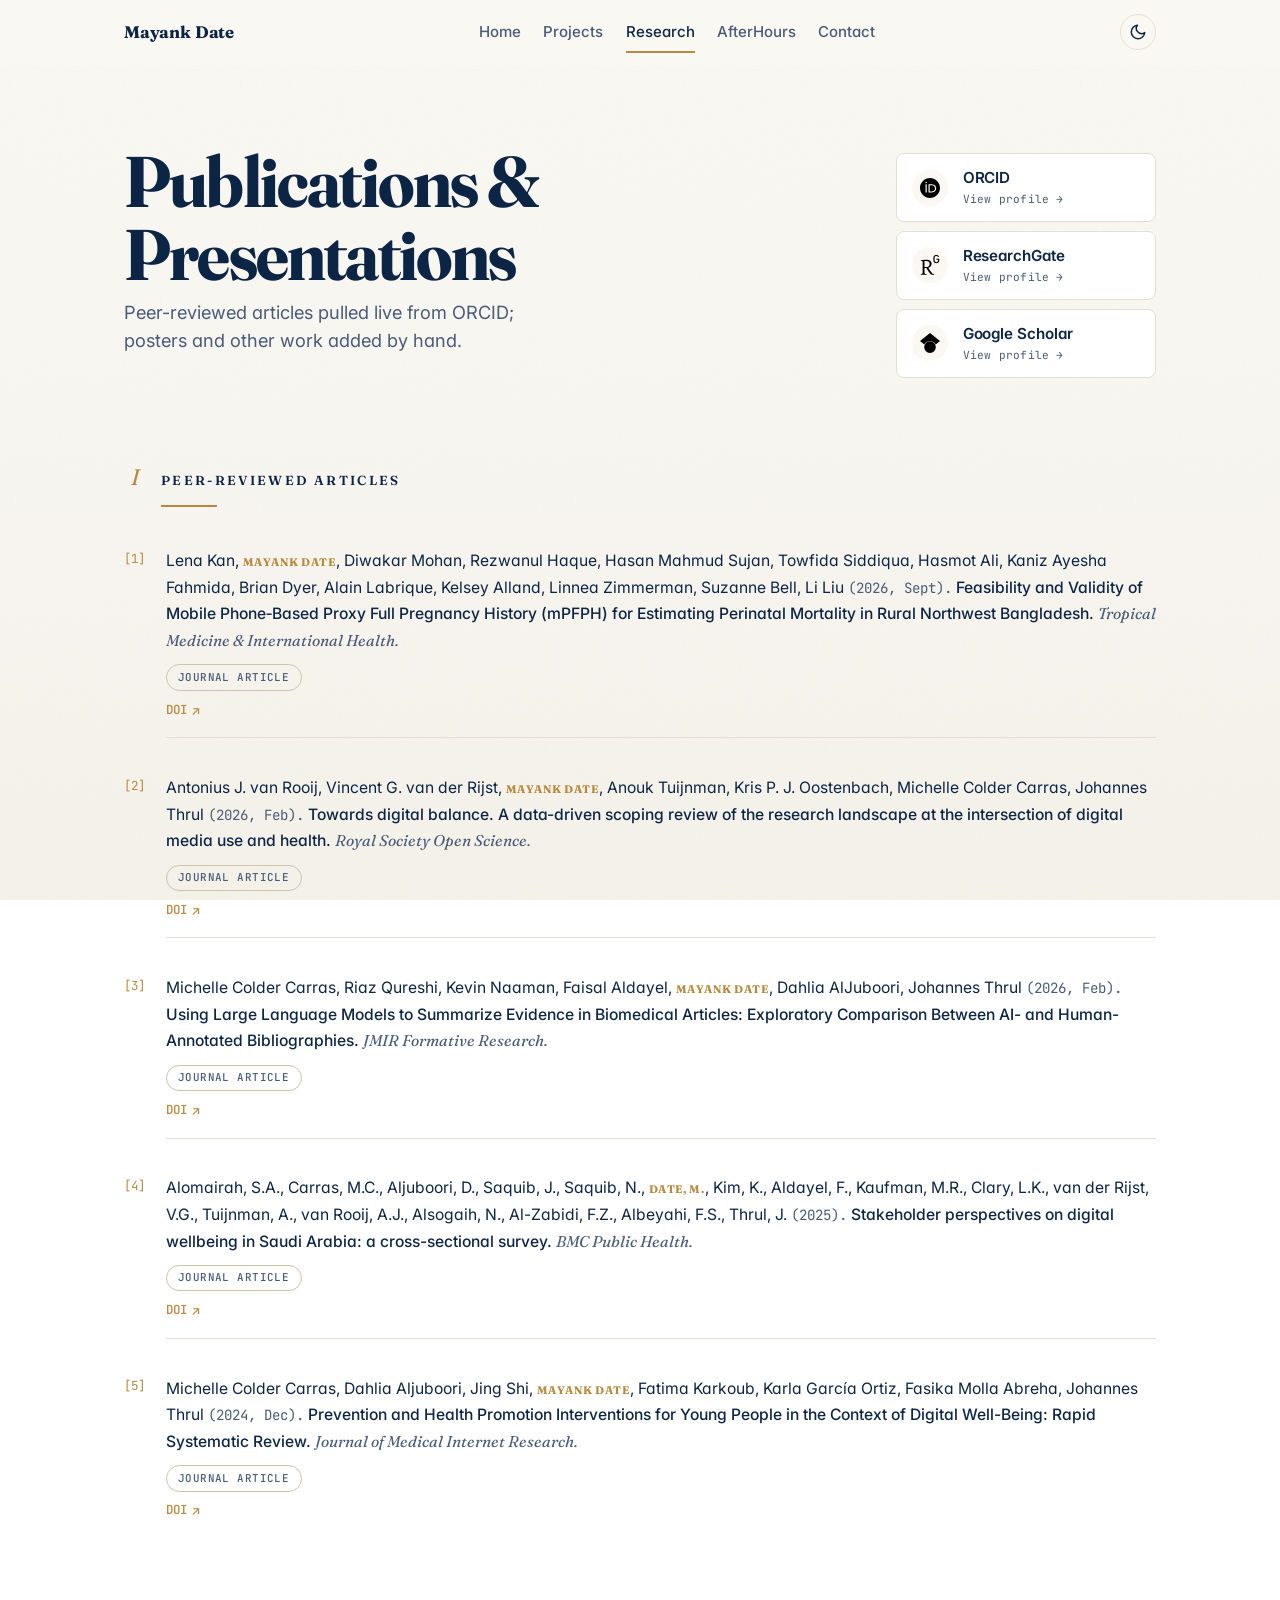
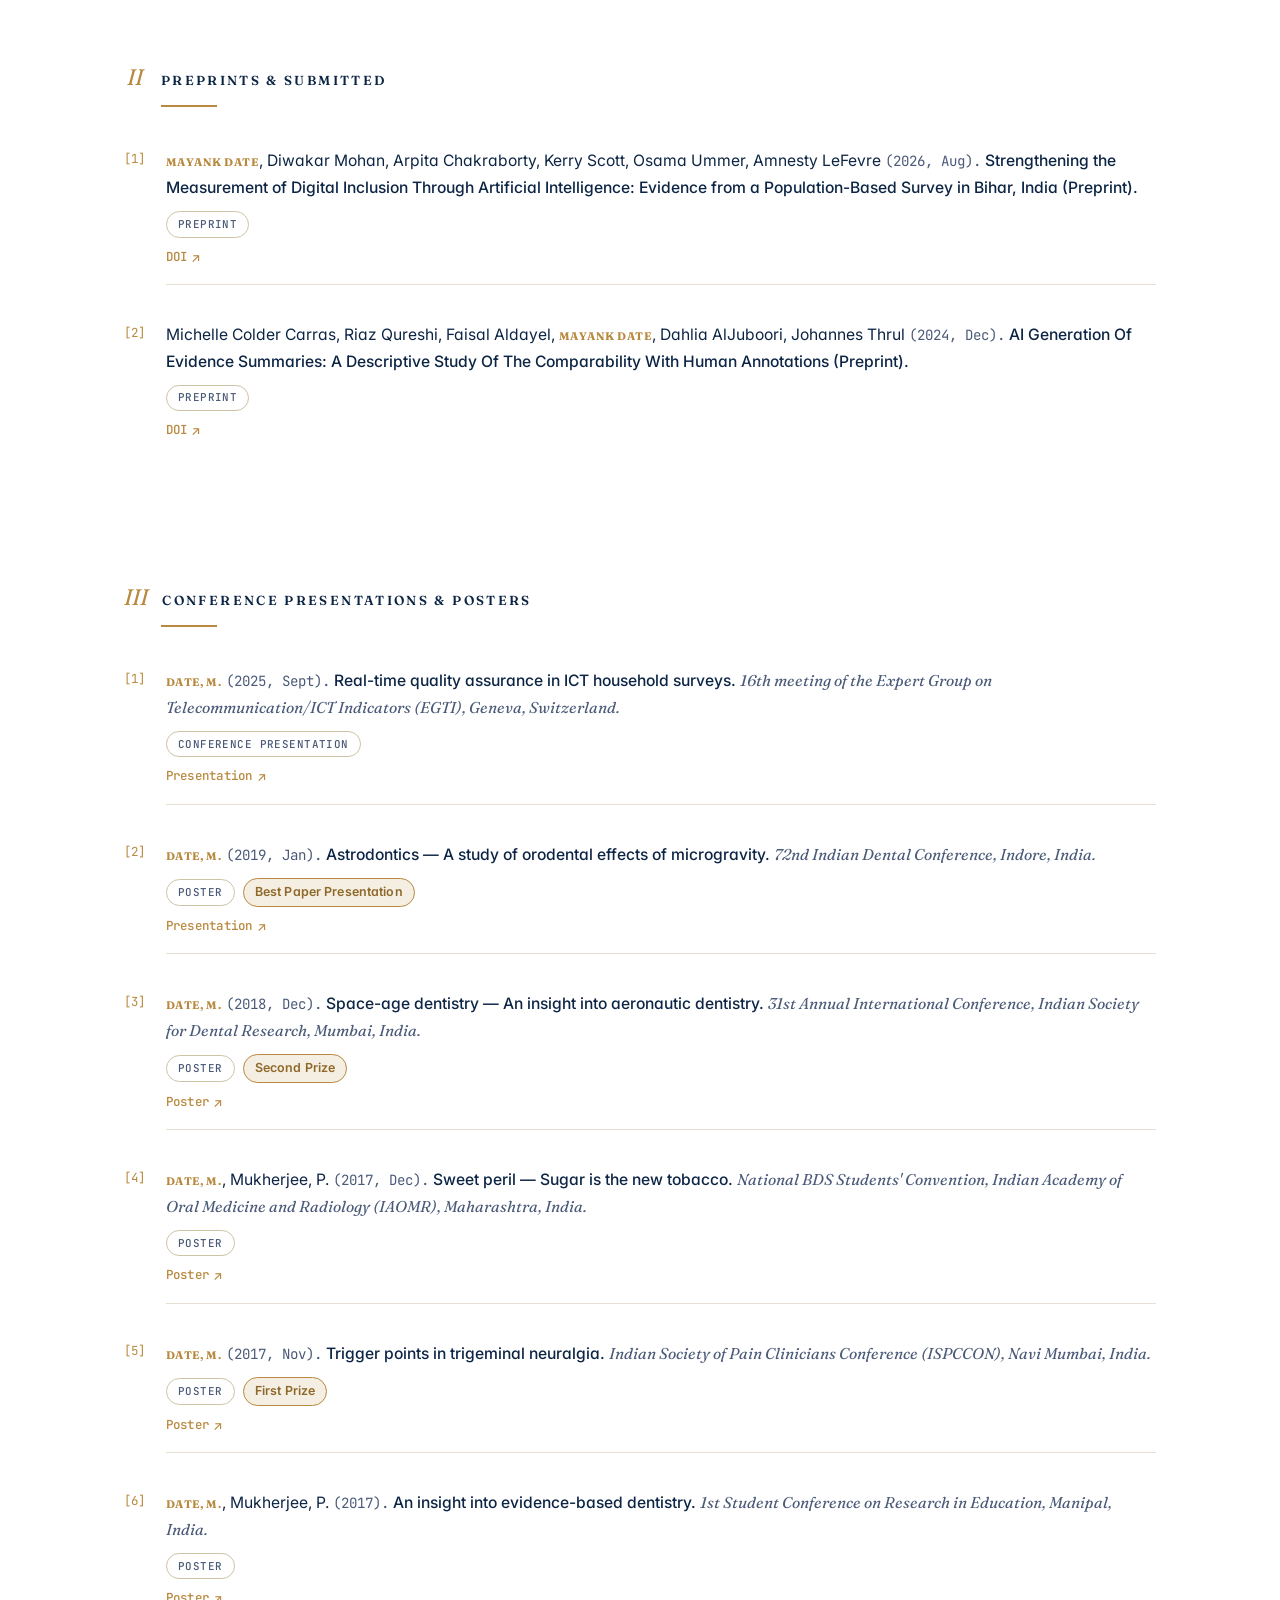
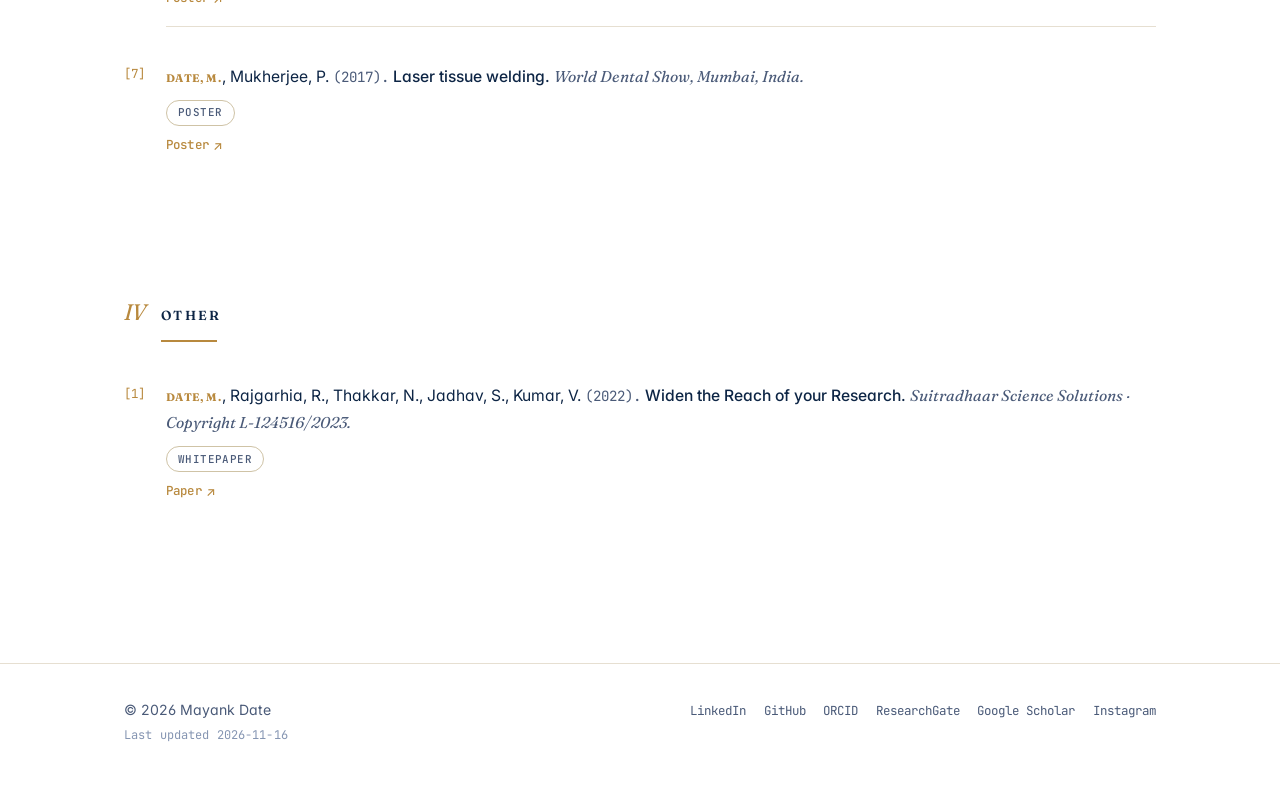
<file: research.html>
<!doctype html>
<html lang="en" data-theme="auto">
<head>
  <meta charset="utf-8" />
  <meta name="viewport" content="width=device-width, initial-scale=1" />
  <title>Research · Mayank Date</title>
  <meta name="description" content="Public health researcher · Global digital health analytics" />

  <!-- OpenGraph / social -->
  <meta property="og:title" content="Mayank Date" />
  <meta property="og:description" content="Public health researcher · Global digital health analytics" />
  <meta property="og:type" content="profile" />
  <meta property="og:url" content="https://mayankdate.github.io" />

  <!-- Favicon: SVG preferred (crisp at any size), .ico fallback, Apple touch -->
  <link rel="icon" type="image/svg+xml" href="/assets/favicon.svg" />
  <link rel="icon" type="image/x-icon" href="/assets/favicon.ico" sizes="any" />
  <link rel="apple-touch-icon" href="/assets/apple-touch-icon.png" />
  <meta name="theme-color" content="#0D2545" />

  <!-- Fonts: Fraunces (serif) + Inter (sans) + JetBrains Mono (metadata) -->
  <link rel="preconnect" href="https://fonts.googleapis.com" />
  <link rel="preconnect" href="https://fonts.gstatic.com" crossorigin />
  <link href="https://fonts.googleapis.com/css2?family=Fraunces:ital,opsz,wght,SOFT,WONK@0,9..144,400;0,9..144,600;0,9..144,700;1,9..144,400&family=Inter:wght@400;500;600;700&family=JetBrains+Mono:wght@400;500&display=swap" rel="stylesheet" />

  <link rel="stylesheet" href="/static/style.css" />
  <!-- Prevent light-mode flash on first paint -->
  <script>
    (function () {
      try {
        var saved = localStorage.getItem('theme');
        if (saved === 'light' || saved === 'dark') {
          document.documentElement.setAttribute('data-theme', saved);
        }
      } catch (e) {}
    })();
  </script>
</head>
<body>

  <header class="site-header">
    <div class="container header-row">
      <a class="brand" href="/">Mayank Date</a>
      <nav class="nav" aria-label="Primary">
        <a href="/" >Home</a>
        <a href="/projects.html" >Projects</a>
        <a href="/research.html" aria-current="page">Research</a>
        <a href="/afterhours.html" >AfterHours</a>
        <a href="/contact.html" >Contact</a>
      </nav>
      <button class="theme-toggle" type="button" aria-label="Toggle color theme" title="Toggle color theme">
        <svg class="icon-sun" width="18" height="18" viewBox="0 0 24 24" fill="none" stroke="currentColor" stroke-width="2" stroke-linecap="round" stroke-linejoin="round" aria-hidden="true"><circle cx="12" cy="12" r="4"/><path d="M12 2v2M12 20v2M4.93 4.93l1.41 1.41M17.66 17.66l1.41 1.41M2 12h2M20 12h2M4.93 19.07l1.41-1.41M17.66 6.34l1.41-1.41"/></svg>
        <svg class="icon-moon" width="18" height="18" viewBox="0 0 24 24" fill="none" stroke="currentColor" stroke-width="2" stroke-linecap="round" stroke-linejoin="round" aria-hidden="true"><path d="M21 12.79A9 9 0 1 1 11.21 3 7 7 0 0 0 21 12.79z"/></svg>
      </button>
    </div>
  </header>

  <main>

<section class="page-header container">
  <div class="research-header">
    <div class="research-header-text">
      <h1 class="display">Publications &amp; Presentations</h1>
      <p class="lede">
        Peer-reviewed articles pulled live from ORCID; posters and other work added by hand.
      </p>
    </div>
    <div class="research-header-links">
          <a class="profile-link-btn" href="https://orcid.org/0009-0001-0863-5428" target="_blank" rel="noopener noreferrer">
            <span class="profile-link-icon invert-on-dark">
                <img src="assets/logos/orcid.svg" alt="" />
            </span>
            <span class="profile-link-text">
              <span class="profile-link-name">ORCID</span>
              <span class="profile-link-sub">View profile →</span>
            </span>
          </a>
          <a class="profile-link-btn" href="https://www.researchgate.net/profile/Mayank-Date" target="_blank" rel="noopener noreferrer">
            <span class="profile-link-icon invert-on-dark">
                <img src="assets/logos/researchgate.svg" alt="" />
            </span>
            <span class="profile-link-text">
              <span class="profile-link-name">ResearchGate</span>
              <span class="profile-link-sub">View profile →</span>
            </span>
          </a>
          <a class="profile-link-btn" href="https://scholar.google.com/citations?user=mayankdate" target="_blank" rel="noopener noreferrer">
            <span class="profile-link-icon invert-on-dark">
                <img src="assets/logos/googlescholar.svg" alt="" />
            </span>
            <span class="profile-link-text">
              <span class="profile-link-name">Google Scholar</span>
              <span class="profile-link-sub">View profile →</span>
            </span>
          </a>
    </div>
  </div>
</section>

<section class="section container">
  <h2 class="section-h">Peer-reviewed articles</h2>
  <div class="rule-gold"></div>
  <ul class="pub-list">
      <li class="pub">
        <div class="pub-citation">
          <span class="pub-authors">Lena Kan, <span class="author-self">Mayank Date</span>, Diwakar Mohan, Rezwanul Haque, Hasan Mahmud Sujan, Towfida Siddiqua, Hasmot Ali, Kaniz Ayesha Fahmida, Brian Dyer, Alain Labrique, Kelsey Alland, Linnea Zimmerman, Suzanne Bell, Li Liu</span>
          <span class="pub-year">(2026, Sept).</span>
          <span class="pub-title">Feasibility and Validity of Mobile Phone‐Based Proxy Full Pregnancy History (mPFPH) for Estimating Perinatal Mortality in Rural Northwest Bangladesh.</span>
            <span class="pub-venue">Tropical Medicine & International Health.</span>
        </div>
        <div class="pub-meta">
          <span class="chip chip-type">Journal Article</span>
        </div>
          <ul class="link-row">
              <li><a href="https://doi.org/10.1111/tmi.70160" target="_blank" rel="noopener noreferrer">DOI</a></li>
          </ul>
      </li>
      <li class="pub">
        <div class="pub-citation">
          <span class="pub-authors">Antonius J. van Rooij, Vincent G. van der Rijst, <span class="author-self">Mayank Date</span>, Anouk Tuijnman, Kris P. J. Oostenbach, Michelle Colder Carras, Johannes Thrul</span>
          <span class="pub-year">(2026, Feb).</span>
          <span class="pub-title">Towards digital balance. A data-driven scoping review of the research landscape at the intersection of digital media use and health.</span>
            <span class="pub-venue">Royal Society Open Science.</span>
        </div>
        <div class="pub-meta">
          <span class="chip chip-type">Journal Article</span>
        </div>
          <ul class="link-row">
              <li><a href="https://doi.org/10.1098/rsos.250969" target="_blank" rel="noopener noreferrer">DOI</a></li>
          </ul>
      </li>
      <li class="pub">
        <div class="pub-citation">
          <span class="pub-authors">Michelle Colder Carras, Riaz Qureshi, Kevin Naaman, Faisal Aldayel, <span class="author-self">Mayank Date</span>, Dahlia AlJuboori, Johannes Thrul</span>
          <span class="pub-year">(2026, Feb).</span>
          <span class="pub-title">Using Large Language Models to Summarize Evidence in Biomedical Articles: Exploratory Comparison Between AI- and Human-Annotated Bibliographies.</span>
            <span class="pub-venue">JMIR Formative Research.</span>
        </div>
        <div class="pub-meta">
          <span class="chip chip-type">Journal Article</span>
        </div>
          <ul class="link-row">
              <li><a href="https://doi.org/10.2196/69707" target="_blank" rel="noopener noreferrer">DOI</a></li>
          </ul>
      </li>
      <li class="pub">
        <div class="pub-citation">
          <span class="pub-authors">Alomairah, S.A., Carras, M.C., Aljuboori, D., Saquib, J., Saquib, N., <span class="author-self">Date, M.</span>, Kim, K., Aldayel, F., Kaufman, M.R., Clary, L.K., van der Rijst, V.G., Tuijnman, A., van Rooij, A.J., Alsogaih, N., Al-Zabidi, F.Z., Albeyahi, F.S., Thrul, J.</span>
          <span class="pub-year">(2025).</span>
          <span class="pub-title">Stakeholder perspectives on digital wellbeing in Saudi Arabia: a cross-sectional survey.</span>
            <span class="pub-venue">BMC Public Health.</span>
        </div>
        <div class="pub-meta">
          <span class="chip chip-type">Journal Article</span>
        </div>
          <ul class="link-row">
              <li><a href="https://doi.org/10.1186/s12889-025-23674-4" target="_blank" rel="noopener noreferrer">DOI</a></li>
          </ul>
      </li>
      <li class="pub">
        <div class="pub-citation">
          <span class="pub-authors">Michelle Colder Carras, Dahlia Aljuboori, Jing Shi, <span class="author-self">Mayank Date</span>, Fatima Karkoub, Karla García Ortiz, Fasika Molla Abreha, Johannes Thrul</span>
          <span class="pub-year">(2024, Dec).</span>
          <span class="pub-title">Prevention and Health Promotion Interventions for Young People in the Context of Digital Well-Being: Rapid Systematic Review.</span>
            <span class="pub-venue">Journal of Medical Internet Research.</span>
        </div>
        <div class="pub-meta">
          <span class="chip chip-type">Journal Article</span>
        </div>
          <ul class="link-row">
              <li><a href="https://doi.org/10.2196/59968" target="_blank" rel="noopener noreferrer">DOI</a></li>
          </ul>
      </li>
  </ul>
</section>
<section class="section container">
  <h2 class="section-h">Preprints & submitted</h2>
  <div class="rule-gold"></div>
  <ul class="pub-list">
      <li class="pub">
        <div class="pub-citation">
          <span class="pub-authors"><span class="author-self">Mayank Date</span>, Diwakar Mohan, Arpita Chakraborty, Kerry Scott, Osama Ummer, Amnesty LeFevre</span>
          <span class="pub-year">(2026, Aug).</span>
          <span class="pub-title">Strengthening the Measurement of Digital Inclusion Through Artificial Intelligence: Evidence from a Population-Based Survey in Bihar, India (Preprint).</span>
        </div>
        <div class="pub-meta">
          <span class="chip chip-type">Preprint</span>
        </div>
          <ul class="link-row">
              <li><a href="https://doi.org/10.2196/preprints.109155" target="_blank" rel="noopener noreferrer">DOI</a></li>
          </ul>
      </li>
      <li class="pub">
        <div class="pub-citation">
          <span class="pub-authors">Michelle Colder Carras, Riaz Qureshi, Faisal Aldayel, <span class="author-self">Mayank Date</span>, Dahlia AlJuboori, Johannes Thrul</span>
          <span class="pub-year">(2024, Dec).</span>
          <span class="pub-title">AI Generation Of Evidence Summaries: A Descriptive Study Of The Comparability With Human Annotations (Preprint).</span>
        </div>
        <div class="pub-meta">
          <span class="chip chip-type">Preprint</span>
        </div>
          <ul class="link-row">
              <li><a href="https://doi.org/10.2196/preprints.69707" target="_blank" rel="noopener noreferrer">DOI</a></li>
          </ul>
      </li>
  </ul>
</section>
<section class="section container">
  <h2 class="section-h">Conference presentations & posters</h2>
  <div class="rule-gold"></div>
  <ul class="pub-list">
      <li class="pub">
        <div class="pub-citation">
          <span class="pub-authors"><span class="author-self">Date, M.</span></span>
          <span class="pub-year">(2025, Sept).</span>
          <span class="pub-title">Real-time quality assurance in ICT household surveys.</span>
            <span class="pub-venue">16th meeting of the Expert Group on Telecommunication/ICT Indicators (EGTI), Geneva, Switzerland.</span>
        </div>
        <div class="pub-meta">
          <span class="chip chip-type">Conference Presentation</span>
        </div>
          <ul class="link-row">
              <li><a href="assets/presentations/Geneva_QAQC.pdf" target="_blank" rel="noopener noreferrer">Presentation</a></li>
          </ul>
      </li>
      <li class="pub">
        <div class="pub-citation">
          <span class="pub-authors"><span class="author-self">Date, M.</span></span>
          <span class="pub-year">(2019, Jan).</span>
          <span class="pub-title">Astrodontics — A study of orodental effects of microgravity.</span>
            <span class="pub-venue">72nd Indian Dental Conference, Indore, India.</span>
        </div>
        <div class="pub-meta">
          <span class="chip chip-type">Poster</span>
            <span class="chip chip-award">Best Paper Presentation</span>
        </div>
          <ul class="link-row">
              <li><a href="assets/presentations/astrodontics_slides.pdf" target="_blank" rel="noopener noreferrer">Presentation</a></li>
          </ul>
      </li>
      <li class="pub">
        <div class="pub-citation">
          <span class="pub-authors"><span class="author-self">Date, M.</span></span>
          <span class="pub-year">(2018, Dec).</span>
          <span class="pub-title">Space-age dentistry — An insight into aeronautic dentistry.</span>
            <span class="pub-venue">31st Annual International Conference, Indian Society for Dental Research, Mumbai, India.</span>
        </div>
        <div class="pub-meta">
          <span class="chip chip-type">Poster</span>
            <span class="chip chip-award">Second Prize</span>
        </div>
          <ul class="link-row">
              <li><a href="assets/presentations/astrodontics_poster.pdf" target="_blank" rel="noopener noreferrer">Poster</a></li>
          </ul>
      </li>
      <li class="pub">
        <div class="pub-citation">
          <span class="pub-authors"><span class="author-self">Date, M.</span>, Mukherjee, P.</span>
          <span class="pub-year">(2017, Dec).</span>
          <span class="pub-title">Sweet peril — Sugar is the new tobacco.</span>
            <span class="pub-venue">National BDS Students' Convention, Indian Academy of Oral Medicine and Radiology (IAOMR), Maharashtra, India.</span>
        </div>
        <div class="pub-meta">
          <span class="chip chip-type">Poster</span>
        </div>
          <ul class="link-row">
              <li><a href="assets/presentations/sweet_peril.pdf" target="_blank" rel="noopener noreferrer">Poster</a></li>
          </ul>
      </li>
      <li class="pub">
        <div class="pub-citation">
          <span class="pub-authors"><span class="author-self">Date, M.</span></span>
          <span class="pub-year">(2017, Nov).</span>
          <span class="pub-title">Trigger points in trigeminal neuralgia.</span>
            <span class="pub-venue">Indian Society of Pain Clinicians Conference (ISPCCON), Navi Mumbai, India.</span>
        </div>
        <div class="pub-meta">
          <span class="chip chip-type">Poster</span>
            <span class="chip chip-award">First Prize</span>
        </div>
          <ul class="link-row">
              <li><a href="assets/presentations/tn_triggerpoints.pdf" target="_blank" rel="noopener noreferrer">Poster</a></li>
          </ul>
      </li>
      <li class="pub">
        <div class="pub-citation">
          <span class="pub-authors"><span class="author-self">Date, M.</span>, Mukherjee, P.</span>
          <span class="pub-year">(2017).</span>
          <span class="pub-title">An insight into evidence-based dentistry.</span>
            <span class="pub-venue">1st Student Conference on Research in Education, Manipal, India.</span>
        </div>
        <div class="pub-meta">
          <span class="chip chip-type">Poster</span>
        </div>
          <ul class="link-row">
              <li><a href="assets/presentations/evidence_based_dentistry.pdf" target="_blank" rel="noopener noreferrer">Poster</a></li>
          </ul>
      </li>
      <li class="pub">
        <div class="pub-citation">
          <span class="pub-authors"><span class="author-self">Date, M.</span>, Mukherjee, P.</span>
          <span class="pub-year">(2017).</span>
          <span class="pub-title">Laser tissue welding.</span>
            <span class="pub-venue">World Dental Show, Mumbai, India.</span>
        </div>
        <div class="pub-meta">
          <span class="chip chip-type">Poster</span>
        </div>
          <ul class="link-row">
              <li><a href="assets/presentations/laser_tissue_welding.jpg" target="_blank" rel="noopener noreferrer">Poster</a></li>
          </ul>
      </li>
  </ul>
</section>
<section class="section container">
  <h2 class="section-h">Other</h2>
  <div class="rule-gold"></div>
  <ul class="pub-list">
      <li class="pub">
        <div class="pub-citation">
          <span class="pub-authors"><span class="author-self">Date, M.</span>, Rajgarhia, R., Thakkar, N., Jadhav, S., Kumar, V.</span>
          <span class="pub-year">(2022).</span>
          <span class="pub-title">Widen the Reach of your Research.</span>
            <span class="pub-venue">Suitradhaar Science Solutions · Copyright L-124516/2023.</span>
        </div>
        <div class="pub-meta">
          <span class="chip chip-type">Whitepaper</span>
        </div>
          <ul class="link-row">
              <li><a href="assets/presentations/algorithm_optimization_whitepaper.pdf" target="_blank" rel="noopener noreferrer">Paper</a></li>
          </ul>
      </li>
  </ul>
</section>

  </main>

  <footer class="site-footer">
    <div class="container footer-row">
      <div class="footer-left">
        <div>&copy; 2026 Mayank Date</div>
        <div class="footer-meta">
          <span>Last updated 2026-11-16</span>
        </div>
      </div>
      <nav class="footer-socials" aria-label="Social">
          <a href="https://linkedin.com/in/mayankdate" target="_blank" rel="me noopener noreferrer" aria-label="LinkedIn">LinkedIn</a>
          <a href="https://github.com/mayankdate" target="_blank" rel="me noopener noreferrer" aria-label="GitHub">GitHub</a>
          <a href="https://orcid.org/0009-0001-0863-5428" target="_blank" rel="me noopener noreferrer" aria-label="ORCID">ORCID</a>
          <a href="https://www.researchgate.net/profile/Mayank-Date" target="_blank" rel="me noopener noreferrer" aria-label="ResearchGate">ResearchGate</a>
          <a href="https://scholar.google.com/citations?user=mayankdate" target="_blank" rel="me noopener noreferrer" aria-label="Google Scholar">Google Scholar</a>
          <a href="https://www.instagram.com/mayank.date" target="_blank" rel="me noopener noreferrer" aria-label="Instagram">Instagram</a>
      </nav>
    </div>
  </footer>

  <script src="/static/theme.js"></script>
  <script src="/static/clock.js"></script>
  <script>
    // Scroll-aware header: adds a hairline border once scrolled past the top.
    (function () {
      var hdr = document.querySelector('.site-header');
      if (!hdr) return;
      function onScroll() {
        if (window.scrollY > 8) hdr.classList.add('is-scrolled');
        else hdr.classList.remove('is-scrolled');
      }
      onScroll();
      window.addEventListener('scroll', onScroll, { passive: true });
    })();
  </script>
</body>
</html>
</file>
<file: static/style.css>
/* ==========================================================================
   mayankdate.github.io  —  design system (v2 · editorial tech)
   Serif-forward with mono metadata and quiet gold throughlines.
   Fraunces (display + headings + author) · Inter (body + UI) · JetBrains Mono
   (metadata — years, labels, numeric data, DOIs).
   Hopkins-adjacent navy & cream, warm bronze gold accent.
   ========================================================================== */

/* ---------- COLOR + TOKEN SYSTEM ----------------------------------------- */

:root {
  /* Light mode (default) */
  --bg:            #FAF8F3;
  --bg-grad-top:   #FBF9F4;
  --bg-grad-bot:   #F6F3EB;
  --surface:      #FFFFFF;
  --surface-sunk: #F3EFE4;
  --text:         #0D2545;
  --text-muted:   #4A5A78;
  --text-faint:   #8595B2;
  --gold:         #B8893E;
  --gold-deep:    #8E6929;
  --gold-soft:    rgba(184, 137, 62, 0.14);
  --gold-ghost:   rgba(184, 137, 62, 0.06);
  --green:        #2E6B4F;
  --green-soft:   rgba(46, 107, 79, 0.12);
  --rule:         #E6DFD1;
  --rule-strong:  #CFC3A6;
  --card-shadow:  0 1px 2px rgba(13, 37, 69, 0.04),
                  0 2px 8px rgba(13, 37, 69, 0.03);
  --card-shadow-hover:
                  0 1px 2px rgba(13, 37, 69, 0.06),
                  0 8px 24px rgba(13, 37, 69, 0.08),
                  0 0 0 1px var(--gold);

  /* Fonts */
  --serif: "Fraunces", "Source Serif Pro", Georgia, serif;
  --sans:  "Inter", -apple-system, BlinkMacSystemFont, "Segoe UI", sans-serif;
  --mono:  "JetBrains Mono", ui-monospace, "SF Mono", Menlo, Consolas, monospace;

  /* Layout */
  --container-w:  1080px;
  --radius:       14px;
  --radius-sm:    8px;
  --radius-lg:    20px;

  /* Rhythm */
  --section-y:    4rem;
}

:root[data-theme="dark"] {
  --bg:           #0D1829;
  --bg-grad-top:  #10203A;
  --bg-grad-bot:  #0A1424;
  --surface:      #15243E;
  --surface-sunk: #0F1C32;
  --text:         #F2EEE5;
  --text-muted:   #A5B4CC;
  --text-faint:   #6B7B99;
  --gold:         #E4B86B;
  --gold-deep:    #C99A4A;
  --gold-soft:    rgba(228, 184, 107, 0.14);
  --gold-ghost:   rgba(228, 184, 107, 0.07);
  --green:        #5EA67E;
  --green-soft:   rgba(94, 166, 126, 0.14);
  --rule:         #243655;
  --rule-strong:  #3A507A;
  --card-shadow:  0 1px 2px rgba(0, 0, 0, 0.3),
                  0 2px 10px rgba(0, 0, 0, 0.22);
  --card-shadow-hover:
                  0 2px 4px rgba(0, 0, 0, 0.35),
                  0 12px 32px rgba(0, 0, 0, 0.35),
                  0 0 0 1px var(--gold);
}

@media (prefers-color-scheme: dark) {
  :root[data-theme="auto"] {
    --bg:           #0D1829;
    --bg-grad-top:  #10203A;
    --bg-grad-bot:  #0A1424;
    --surface:      #15243E;
    --surface-sunk: #0F1C32;
    --text:         #F2EEE5;
    --text-muted:   #A5B4CC;
    --text-faint:   #6B7B99;
    --gold:         #E4B86B;
    --gold-deep:    #C99A4A;
    --gold-soft:    rgba(228, 184, 107, 0.14);
    --gold-ghost:   rgba(228, 184, 107, 0.07);
    --green:        #5EA67E;
    --green-soft:   rgba(94, 166, 126, 0.14);
    --rule:         #243655;
    --rule-strong:  #3A507A;
    --card-shadow:  0 1px 2px rgba(0, 0, 0, 0.3),
                    0 2px 10px rgba(0, 0, 0, 0.22);
    --card-shadow-hover:
                    0 2px 4px rgba(0, 0, 0, 0.35),
                    0 12px 32px rgba(0, 0, 0, 0.35),
                    0 0 0 1px var(--gold);
  }
}

/* ---------- RESET + GLOBAL ----------------------------------------------- */

*, *::before, *::after { box-sizing: border-box; }
html, body { margin: 0; padding: 0; }
html { scroll-behavior: smooth; }

body {
  min-height: 100vh;
  background:
    /* Very subtle grain — barely perceptible, adds paper feel */
    url("data:image/svg+xml;utf8,<svg xmlns='http://www.w3.org/2000/svg' width='140' height='140'><filter id='n'><feTurbulence type='fractalNoise' baseFrequency='0.95' numOctaves='2' stitchTiles='stitch'/><feColorMatrix values='0 0 0 0 0.08  0 0 0 0 0.08  0 0 0 0 0.1  0 0 0 0.028 0'/></filter><rect width='140' height='140' filter='url(%23n)'/></svg>"),
    linear-gradient(180deg, var(--bg-grad-top) 0%, var(--bg) 40%, var(--bg-grad-bot) 100%);
  background-attachment: fixed;
  color: var(--text);
  font-family: var(--sans);
  font-size: 16px;
  line-height: 1.6;
  font-feature-settings: "ss01", "cv11";
  -webkit-font-smoothing: antialiased;
  -moz-osx-font-smoothing: grayscale;
}

img { max-width: 100%; display: block; }
ul, ol { margin: 0; padding: 0; list-style: none; }
h1, h2, h3, h4 { margin: 0; }
::selection { background: var(--gold-soft); color: var(--text); }

/* Animated underline on text links by default (not nav, not buttons) */
a {
  color: var(--text);
  text-decoration: none;
  background-image: linear-gradient(var(--gold), var(--gold));
  background-position: 0 100%;
  background-repeat: no-repeat;
  background-size: 100% 1.5px;
  transition: color 150ms, background-size 220ms ease;
}
a:hover {
  color: var(--gold);
  background-size: 100% 2.5px;
}
/* Opt-out helpers */
a.no-underline, .nav a, .brand, .btn, .link-row a, .profile-link-btn,
.writing-link, .footer-socials a, .theme-toggle, .carousel-dots a,
.chip, .social-btn, .cta-anchor {
  background-image: none;
}

/* ---------- LAYOUT ------------------------------------------------------- */

.container {
  max-width: var(--container-w);
  margin: 0 auto;
  padding: 0 24px;
}

main { min-height: 50vh; }

/* ---------- TYPOGRAPHY --------------------------------------------------- */

.display {
  font-family: var(--serif);
  font-weight: 700;
  font-size: clamp(2.6rem, 1.6rem + 3.6vw, 4.8rem);
  line-height: 1.02;
  letter-spacing: -0.025em;
  text-wrap: balance;
  margin: 0 0 .5rem;
  font-variation-settings: "SOFT" 25, "WONK" 0, "opsz" 144;
}

.lede {
  color: var(--text-muted);
  font-size: 1.14rem;
  line-height: 1.5;
  margin: 0 0 1.5rem;
  max-width: 60ch;
  text-wrap: balance;
}

.eyebrow {
  text-transform: uppercase;
  letter-spacing: 0.18em;
  font-size: 0.72rem;
  color: var(--gold);
  font-weight: 600;
  margin: 0 0 .6rem;
  font-family: var(--mono);
}

/* ----- Section headings: numbered + mono -------------------------------- */

main { counter-reset: section; }
.section-h {
  counter-increment: section;
  font-family: var(--serif);
  font-weight: 600;
  font-size: 0.82rem;
  text-transform: uppercase;
  letter-spacing: 0.18em;
  color: var(--text);
  margin: 0 0 .9rem;
  display: flex;
  align-items: baseline;
  gap: .9rem;
}
.section-h::before {
  content: counter(section, upper-roman);
  font-family: var(--serif);
  font-style: italic;
  font-weight: 400;
  font-size: 1.4rem;
  color: var(--gold);
  letter-spacing: 0;
  text-transform: none;
  line-height: 1;
  min-width: 1.4rem;
  text-align: center;
}

.section-h-spaced { margin-top: 2.2rem; }
/* Don't number the "sub-headings" (Certifications under Education etc) */
.home-split-side .section-h { counter-increment: none; }
.home-split-side .section-h::before { content: none; }

.rule-gold {
  width: 56px;
  height: 1.5px;
  background: var(--gold);
  margin: 0 0 1.6rem 2.3rem;    /* indent to align under the heading text */
  border: 0;
}
.home-split-side .rule-gold { margin-left: 0; }

/* Prose body */
.prose {
  max-width: 68ch;
  font-size: 1.02rem;
  line-height: 1.75;
  color: var(--text);
}
.prose a {
  color: var(--text);
  background-image: linear-gradient(var(--gold), var(--gold));
  background-position: 0 100%;
  background-repeat: no-repeat;
  background-size: 100% 1.5px;
}
.prose a:hover {
  color: var(--gold);
  background-size: 100% 2.5px;
}
.prose strong { color: var(--text); font-weight: 700; }

/* ---------- HEADER / NAV ------------------------------------------------- */

.site-header {
  position: sticky;
  top: 0;
  z-index: 50;
  background: color-mix(in oklab, var(--bg) 85%, transparent);
  backdrop-filter: saturate(140%) blur(10px);
  -webkit-backdrop-filter: saturate(140%) blur(10px);
  border-bottom: 1px solid transparent;
  transition: border-color 220ms, background 220ms;
}
.site-header.is-scrolled { border-bottom-color: var(--rule); }

.header-row {
  display: flex;
  align-items: center;
  justify-content: space-between;
  gap: 1rem;
  padding: 14px 24px;
}

.brand {
  font-family: var(--serif);
  font-weight: 700;
  font-size: 1.05rem;
  text-decoration: none;
  letter-spacing: -0.01em;
  color: var(--text);
}

.nav {
  display: flex;
  gap: 1.4rem;
  flex-wrap: wrap;
}
.nav a {
  position: relative;
  text-decoration: none;
  font-weight: 500;
  color: var(--text-muted);
  font-size: 0.94rem;
  padding: .3rem 0;
  transition: color 150ms;
}
.nav a::after {
  content: "";
  position: absolute;
  left: 0;
  right: auto;
  bottom: -4px;
  height: 2px;
  width: 0;
  background: var(--gold);
  transition: width 200ms ease;
}
.nav a:hover,
.nav a[aria-current="page"] {
  color: var(--text);
}
.nav a:hover::after,
.nav a[aria-current="page"]::after {
  width: 100%;
}

@media (max-width: 520px) {
  .brand { display: none; }
  .nav { gap: 1rem; }
  .nav a { font-size: 0.88rem; }
}

.theme-toggle {
  background: transparent;
  border: 1px solid var(--rule);
  color: var(--text);
  width: 36px;
  height: 36px;
  border-radius: 50%;
  display: inline-flex;
  align-items: center;
  justify-content: center;
  cursor: pointer;
  transition: border-color 150ms, color 150ms, transform 200ms;
}
.theme-toggle:hover {
  border-color: var(--gold);
  color: var(--gold);
  transform: rotate(15deg);
}
.theme-toggle .icon-sun { display: none; }
.theme-toggle .icon-moon { display: inline-block; }
:root[data-theme="dark"] .theme-toggle .icon-sun { display: inline-block; }
:root[data-theme="dark"] .theme-toggle .icon-moon { display: none; }
@media (prefers-color-scheme: dark) {
  :root[data-theme="auto"] .theme-toggle .icon-sun { display: inline-block; }
  :root[data-theme="auto"] .theme-toggle .icon-moon { display: none; }
}

/* ---------- HERO --------------------------------------------------------- */

.hero {
  display: grid;
  grid-template-columns: 1fr 240px;
  gap: 3.5rem;
  align-items: center;
  padding: 5.5rem 24px 3rem;
}
.hero-text { min-width: 0; }
.hero-photo img {
  width: 240px;
  height: 240px;
  border-radius: 50%;
  object-fit: cover;
  box-shadow:
    0 0 0 10px var(--gold),
    0 0 44px 0 color-mix(in oklab, var(--gold) 45%, transparent),
    0 20px 48px rgba(13, 37, 69, 0.18);
}
.hero-meta {
  display: flex;
  flex-wrap: wrap;
  gap: .4rem 1.1rem;
  margin: 1.2rem 0 1.4rem;
  color: var(--text-muted);
  font-family: var(--mono);
  font-size: 0.78rem;
  letter-spacing: 0.02em;
}
.hero-meta span { white-space: nowrap; }
.hero-meta .dot { color: var(--text-faint); }
.hero-cta {
  display: flex;
  gap: .6rem;
  flex-wrap: wrap;
  margin-top: 1.5rem;
}

@media (max-width: 760px) {
  .hero { grid-template-columns: 1fr; gap: 2rem; padding-top: 3rem; }
  .hero-photo { order: -1; }
  .hero-photo img { width: 150px; height: 150px; }
  .hero-photo img { box-shadow: 0 0 0 7px var(--gold), 0 0 24px 0 color-mix(in oklab, var(--gold) 40%, transparent); }
}

/* ---------- SPARKLINE ---------------------------------------------------- */

.sparkline {
  display: inline-flex;
  align-items: baseline;
  gap: .8rem;
  padding: .5rem .9rem;
  background: var(--gold-ghost);
  border-radius: var(--radius-sm);
  margin: .25rem 0 0;
}
.sparkline svg { display: block; overflow: visible; }
.sparkline-caption {
  font-family: var(--mono);
  font-size: 0.68rem;
  color: var(--text-muted);
  letter-spacing: 0.08em;
  text-transform: uppercase;
}

/* ---------- BUTTONS ------------------------------------------------------ */

.btn {
  display: inline-flex;
  align-items: center;
  gap: .5rem;
  padding: .72rem 1.25rem;
  border-radius: 999px;
  font-weight: 500;
  font-size: 0.93rem;
  text-decoration: none;
  border: 1px solid transparent;
  cursor: pointer;
  transition: background 180ms, color 180ms, border-color 180ms, transform 180ms;
}
.btn-primary {
  background: var(--text);
  color: var(--bg);
}
.btn-primary:hover { background: var(--gold); color: var(--text); transform: translateY(-1px); }
.btn-ghost {
  background: transparent;
  color: var(--text);
  border-color: var(--rule-strong);
}
.btn-ghost:hover { border-color: var(--gold); color: var(--gold); transform: translateY(-1px); }
.btn-sm { padding: .4rem .9rem; font-size: 0.83rem; }
.btn-block { width: 100%; justify-content: center; }

/* ---------- SECTIONS ----------------------------------------------------- */

.section { padding: var(--section-y) 24px; }
.page-header { padding: 5rem 24px 1.5rem; }

/* ---------- TIMELINE ----------------------------------------------------- */

.timeline {
  position: relative;
  padding-left: 1.6rem;
  margin: 0;
}
.timeline::before {
  content: "";
  position: absolute;
  left: 7px;
  top: 10px;
  bottom: 10px;
  width: 1.5px;
  background: linear-gradient(180deg, var(--rule), var(--rule-strong), var(--rule));
}
.timeline-item {
  position: relative;
  display: grid;
  grid-template-columns: 130px 1fr;
  gap: 1.3rem;
  padding: .85rem 0;
  transition: transform 220ms;
}
.timeline-item:hover { transform: translateX(2px); }
.timeline-item:hover .timeline-dot {
  background: var(--gold);
  box-shadow: 0 0 0 4px var(--gold-soft);
}
.timeline-dot {
  position: absolute;
  left: -1.6rem;
  top: 1.2rem;
  width: 12px;
  height: 12px;
  border-radius: 50%;
  background: var(--bg);
  border: 2px solid var(--gold);
  transition: background 220ms, box-shadow 220ms;
}
.timeline-years {
  color: var(--text-muted);
  font-family: var(--mono);
  font-variant-numeric: tabular-nums;
  font-size: 0.82rem;
  letter-spacing: 0;
  padding-top: .25rem;
  white-space: nowrap;
}
.timeline-role {
  font-family: var(--serif);
  font-weight: 600;
  font-size: 1.08rem;
  line-height: 1.3;
  color: var(--text);
}
.timeline-org {
  color: var(--text-muted);
  font-size: 0.94rem;
}
.timeline-sub {
  color: var(--text-faint);
  font-size: 0.82rem;
  margin-top: .15rem;
}

@media (max-width: 540px) {
  .timeline-item { grid-template-columns: 1fr; gap: .2rem; }
}

/* ---------- CREDENTIALS (Education / Certifications) --------------------- */

.cred-list { display: flex; flex-direction: column; gap: .7rem; }

.cred {
  display: grid;
  grid-template-columns: 48px 1fr auto;
  gap: 1rem;
  align-items: center;
  background: var(--surface);
  border: 1px solid var(--rule);
  border-radius: var(--radius);
  padding: .95rem 1.2rem;
  box-shadow: var(--card-shadow);
  transition: border-color 180ms, transform 180ms;
}
.cred:hover { border-color: var(--gold); transform: translateY(-1px); }
.cred-list-nologo .cred { grid-template-columns: 1fr auto; }

.cred-logo {
  width: 48px;
  height: 48px;
  display: inline-flex;
  align-items: center;
  justify-content: center;
}
.cred-logo img {
  max-width: 100%;
  max-height: 100%;
  object-fit: contain;
}
:root[data-theme="dark"] .cred-logo.invert-on-dark img,
:root[data-theme="dark"] .profile-link-icon.invert-on-dark img {
  filter: invert(.95) hue-rotate(180deg) brightness(1.1);
}
@media (prefers-color-scheme: dark) {
  :root[data-theme="auto"] .cred-logo.invert-on-dark img,
  :root[data-theme="auto"] .profile-link-icon.invert-on-dark img {
    filter: invert(.95) hue-rotate(180deg) brightness(1.1);
  }
}

.cred-title {
  font-family: var(--serif);
  font-weight: 600;
  font-size: 1rem;
  line-height: 1.3;
}
.cred-inst { color: var(--text-muted); font-size: 0.9rem; margin-top: .1rem; }
.cred-year {
  color: var(--text-muted);
  font-family: var(--mono);
  font-variant-numeric: tabular-nums;
  font-size: 0.84rem;
}

/* ---------- SKILLS ------------------------------------------------------- */

.skills-grid {
  display: grid;
  grid-template-columns: repeat(auto-fit, minmax(240px, 1fr));
  gap: 1.8rem;
}
.skills-group-h {
  font-family: var(--mono);
  font-weight: 500;
  font-size: 0.72rem;
  text-transform: uppercase;
  letter-spacing: 0.14em;
  color: var(--gold);
  margin: 0 0 .7rem;
}

/* ---------- CHIPS -------------------------------------------------------- */

.chips { display: flex; flex-wrap: wrap; gap: .4rem; }
.chip {
  display: inline-flex;
  align-items: center;
  padding: .22rem .7rem;
  background: var(--gold-ghost);
  border: 1px solid transparent;
  color: var(--text);
  border-radius: 999px;
  font-size: 0.78rem;
  font-weight: 500;
  letter-spacing: 0.01em;
}
.chips-sm .chip { font-size: 0.72rem; padding: .14rem .55rem; }

.chip-work      { background: color-mix(in oklab, var(--text) 7%, transparent); color: var(--text); }
.chip-research  { background: var(--green-soft); color: var(--green); }
.chip-personal  { background: transparent; border-color: var(--rule-strong); color: var(--text-muted); }
.chip-idea      { background: transparent; border-color: var(--gold); color: var(--gold); }
.chip-vibecoded { background: var(--gold-soft); color: var(--gold-deep); }
:root[data-theme="dark"] .chip-vibecoded { color: var(--gold); }

.chip-type {
  background: transparent;
  border-color: var(--rule-strong);
  color: var(--text-muted);
  font-family: var(--mono);
  font-weight: 500;
  font-size: 0.68rem;
  letter-spacing: 0.04em;
  text-transform: uppercase;
}
.chip-award {
  background: var(--gold-soft);
  color: var(--gold-deep);
  font-weight: 600;
  border-color: var(--gold);
}
:root[data-theme="dark"] .chip-award { color: var(--gold); }

/* ---------- CARDS (Projects) -------------------------------------------- */

.card-grid {
  display: grid;
  grid-template-columns: repeat(auto-fit, minmax(320px, 1fr));
  gap: 1.3rem;
}
.card {
  position: relative;
  background: var(--surface);
  border: 1px solid var(--rule);
  border-radius: var(--radius);
  padding: 1.4rem 1.5rem 1.3rem;
  box-shadow: var(--card-shadow);
  display: flex;
  flex-direction: column;
  gap: .85rem;
  transition: transform 240ms cubic-bezier(.2,.6,.2,1),
              box-shadow 240ms, border-color 240ms;
}
.card:hover {
  transform: translateY(-3px);
  box-shadow: var(--card-shadow-hover);
  border-color: transparent;
}
.card-head {
  display: flex;
  align-items: flex-start;
  justify-content: space-between;
  gap: 1rem;
}
.card-title {
  font-family: var(--serif);
  font-weight: 600;
  font-size: 1.18rem;
  margin: 0;
  line-height: 1.25;
  letter-spacing: -0.005em;
  text-wrap: balance;
}
.card-year {
  color: var(--text-muted);
  font-family: var(--mono);
  font-variant-numeric: tabular-nums;
  font-size: 0.78rem;
  padding: .18rem .5rem;
  background: var(--gold-ghost);
  border-radius: 999px;
  flex-shrink: 0;
}
.card-blurb { color: var(--text); font-size: 0.94rem; line-height: 1.65; margin: 0; }
.card-blurb p { margin: 0 0 .4em; }
.card-blurb p:last-child { margin-bottom: 0; }
.card-blurb strong {
  color: var(--gold-deep);
  font-weight: 700;
  letter-spacing: 0.02em;
  text-transform: uppercase;
  font-size: 0.82em;
}
:root[data-theme="dark"] .card-blurb strong { color: var(--gold); }
.card-blurb a {
  color: var(--text);
  background-image: linear-gradient(var(--gold), var(--gold));
  background-position: 0 100%;
  background-repeat: no-repeat;
  background-size: 100% 1.5px;
}
.card-blurb a:hover { color: var(--gold); background-size: 100% 2.5px; }

.group-desc { color: var(--text-muted); margin: 0 0 1.4rem 2.3rem; max-width: 68ch; }

.link-row {
  display: flex;
  flex-wrap: wrap;
  gap: 1.2rem;
  padding-top: .3rem;
  margin-top: auto;
}
.link-row a {
  text-decoration: none;
  color: var(--gold);
  font-family: var(--mono);
  font-weight: 500;
  font-size: 0.78rem;
  letter-spacing: 0.02em;
  position: relative;
  padding-right: .9rem;
}
.link-row a::after {
  content: "↗";
  position: absolute;
  right: 0;
  top: 0;
  font-family: var(--sans);
  transition: transform 180ms;
  display: inline-block;
}
.link-row a:hover { color: var(--gold-deep); }
.link-row a:hover::after { transform: translate(2px, -2px); }
:root[data-theme="dark"] .link-row a:hover { color: var(--gold); filter: brightness(1.1); }

/* ---------- PUBLICATIONS ------------------------------------------------- */

.pub-list {
  display: flex;
  flex-direction: column;
  gap: 1.3rem;
  counter-reset: pub;
  padding-left: 2.6rem;        /* room for hanging numbers */
}
.pub {
  position: relative;
  counter-increment: pub;
  padding: 1rem 0;
  border-bottom: 1px solid var(--rule);
}
.pub:last-child { border-bottom: 0; }
.pub::before {
  content: "[" counter(pub) "]";
  position: absolute;
  left: -2.6rem;
  top: 1.05rem;
  width: 2.2rem;
  text-align: left;
  font-family: var(--mono);
  font-size: 0.78rem;
  color: var(--gold);
  font-variant-numeric: tabular-nums;
}
.pub-citation {
  font-size: 0.98rem;
  line-height: 1.7;
}
.pub-authors { color: var(--text); }
.author-self {
  font-family: var(--serif);
  font-weight: 700;
  color: var(--gold);
  font-variant: all-small-caps;
  letter-spacing: 0.04em;
}
.pub-year, .pub-title, .pub-venue { color: var(--text); }
.pub-year { font-family: var(--mono); font-size: 0.9em; color: var(--text-muted); }
.pub-title { font-weight: 500; }
.pub-venue { font-style: italic; color: var(--text-muted); font-family: var(--serif); }
.pub-meta {
  display: flex;
  gap: .5rem;
  flex-wrap: wrap;
  margin-top: .6rem;
  align-items: center;
}
.pub-note { color: var(--text-muted); font-size: 0.86rem; font-style: italic; }

@media (max-width: 540px) {
  .pub-list { padding-left: 1.8rem; }
  .pub::before { left: -1.8rem; }
}

/* ---------- WRITING SECTION --------------------------------------------- */

.writing-list { display: flex; flex-direction: column; gap: 1rem; }
.writing-link {
  display: block;
  padding: 1.1rem 1.3rem;
  background: var(--surface);
  border: 1px solid var(--rule);
  border-radius: var(--radius);
  text-decoration: none;
  transition: border-color 180ms, transform 180ms;
}
.writing-link:hover { border-color: var(--gold); transform: translateY(-2px); }
.writing-title {
  font-family: var(--serif);
  font-weight: 600;
  font-size: 1.1rem;
  margin-bottom: .2rem;
  color: var(--text);
}
.writing-date { color: var(--text-muted); font-family: var(--mono); font-size: 0.78rem; }
.writing-excerpt { color: var(--text); margin: .4rem 0 .6rem; }
.writing-cta { color: var(--gold); font-size: 0.9rem; }

/* ---------- CONTACT — DESKTOP ------------------------------------------- */

.contact-desktop { padding: 5rem 24px; }
.contact-mobile { display: none; }

.contact-grid {
  display: grid;
  grid-template-columns: 1fr 340px;
  gap: 3.5rem;
  margin-top: 2rem;
  align-items: start;
}
.contact-photo img {
  width: 110px; height: 110px;
  border-radius: 50%;
  object-fit: cover;
  margin-bottom: 1.1rem;
  box-shadow:
    0 0 0 6px var(--gold),
    0 0 24px 0 color-mix(in oklab, var(--gold) 40%, transparent);
}
.contact-name {
  font-family: var(--serif);
  font-weight: 700;
  font-size: 1.6rem;
  letter-spacing: -0.015em;
}
.contact-title { color: var(--text-muted); margin-bottom: 1.5rem; }

.contact-list {
  display: flex;
  flex-direction: column;
  gap: .9rem;
}
.contact-list li {
  display: flex;
  flex-direction: column;
  gap: .15rem;
}
.contact-list a {
  color: var(--text);
  background-image: linear-gradient(var(--gold), var(--gold));
  background-position: 0 100%;
  background-repeat: no-repeat;
  background-size: 100% 1.5px;
}
.contact-list a:hover { color: var(--gold); background-size: 100% 2.5px; }

.contact-label {
  text-transform: uppercase;
  font-size: 0.68rem;
  letter-spacing: 0.14em;
  color: var(--gold);
  font-weight: 500;
  font-family: var(--mono);
}
.live-clock {
  font-family: var(--mono);
  font-variant-numeric: tabular-nums;
  font-size: 0.95rem;
}

/* QR card on desktop */
.qr-card {
  background: var(--surface);
  border: 1px solid var(--rule);
  border-radius: var(--radius);
  padding: 1.6rem;
  text-align: center;
  box-shadow: var(--card-shadow);
}
.qr-card img {
  width: 100%;
  max-width: 260px;
  margin: 0 auto 1rem;
  display: block;
  border-radius: 6px;
}
.qr-caption {
  font-family: var(--serif);
  font-weight: 600;
  margin-bottom: 1rem;
}

.social-buttons {
  display: flex;
  flex-direction: column;
  gap: .6rem;
  margin-top: 1.5rem;
}

/* ---------- RESEARCH PAGE HEADER ---------------------------------------- */

.research-header {
  display: flex;
  justify-content: space-between;
  align-items: flex-start;
  gap: 2rem;
  flex-wrap: wrap;
}
.research-header-text { flex: 1 1 420px; min-width: 0; }
.research-header-text .lede { margin-bottom: 0; }
.research-header-links {
  display: flex;
  flex-direction: column;
  gap: .55rem;
  padding-top: .5rem;
  min-width: 260px;
}

/* ---------- PROFILE LINK BUTTONS ---------------------------------------- */

.profile-link-btn {
  display: flex;
  align-items: center;
  gap: .9rem;
  padding: .75rem .95rem;
  background: var(--surface);
  border: 1px solid var(--rule);
  border-radius: var(--radius-sm);
  text-decoration: none;
  color: var(--text);
  transition: border-color 180ms, transform 180ms, box-shadow 180ms;
}
.profile-link-btn:hover {
  border-color: var(--gold);
  transform: translateX(3px);
  box-shadow: var(--card-shadow);
  color: var(--text);
}
.profile-link-icon {
  flex: 0 0 auto;
  width: 36px;
  height: 36px;
  border-radius: 50%;
  background: var(--gold-ghost);
  color: var(--gold);
  display: inline-flex;
  align-items: center;
  justify-content: center;
  font-family: var(--serif);
  font-weight: 700;
  font-size: 0.95rem;
}
.profile-link-icon img {
  width: 20px;
  height: 20px;
  object-fit: contain;
}
.profile-link-text { display: flex; flex-direction: column; gap: .05rem; min-width: 0; }
.profile-link-name {
  font-weight: 600;
  font-size: 0.95rem;
  letter-spacing: -0.005em;
}
.profile-link-sub {
  font-family: var(--mono);
  font-size: 0.7rem;
  color: var(--text-muted);
  letter-spacing: 0.02em;
}

/* ---------- HOME: ABOUT BOX + SPLIT LAYOUT ------------------------------ */

.about-box {
  max-height: 260px;
  overflow-y: auto;
  padding-right: 1rem;
  scrollbar-width: thin;
  scrollbar-color: var(--rule-strong) transparent;
  margin-left: 2.3rem;
}
.about-box::-webkit-scrollbar { width: 6px; }
.about-box::-webkit-scrollbar-track { background: transparent; }
.about-box::-webkit-scrollbar-thumb {
  background: var(--rule-strong);
  border-radius: 3px;
}
.about-box .prose { max-width: none; }

.home-split {
  display: grid;
  grid-template-columns: 1.15fr 1fr;
  gap: 3.5rem;
  align-items: start;
}
.home-split-main { min-width: 0; }
.home-split-side { min-width: 0; padding-top: .3rem; }
.home-split-main .timeline { margin-left: 2.3rem; }

@media (max-width: 820px) {
  .home-split { grid-template-columns: 1fr; gap: 1rem; }
  .about-box, .home-split-main .timeline { margin-left: 0; }
  .rule-gold { margin-left: 0; }
  .group-desc { margin-left: 0; }
  .section-h-spaced { margin-top: 2.5rem; }
}

/* ---------- CONTACT — MOBILE (business-card carousel) ------------------- */

@media (max-width: 760px) {
  .contact-desktop { display: none; }
  .contact-mobile { display: block; padding: 2rem 0; }
}

.carousel { margin: 1.5rem 0 1rem; position: relative; overflow: hidden; }
.carousel-track {
  display: flex;
  overflow-x: auto;
  scroll-snap-type: x mandatory;
  scrollbar-width: none;
  -webkit-overflow-scrolling: touch;
  gap: 16px;
  padding: 1rem 24px;
}
.carousel-track::-webkit-scrollbar { display: none; }

.bcard {
  flex: 0 0 85%;
  max-width: 360px;
  min-height: 520px;
  scroll-snap-align: center;
  background: var(--surface);
  border: 1px solid var(--rule);
  border-radius: 20px;
  padding: 1.9rem 1.6rem 1.6rem;
  box-shadow: var(--card-shadow);
  display: flex;
  flex-direction: column;
  gap: 1rem;
  position: relative;
}
.bcard::before {
  content: "";
  position: absolute;
  left: 1.6rem;
  top: 1.6rem;
  height: 2px;
  background: var(--gold);
  width: 36px;
}
.bcard-eyebrow {
  text-transform: uppercase;
  letter-spacing: 0.14em;
  font-size: 0.68rem;
  color: var(--gold);
  font-weight: 500;
  font-family: var(--mono);
  margin-top: 1rem;
}
.bcard-title {
  font-family: var(--serif);
  font-weight: 700;
  font-size: 1.5rem;
  margin: .3rem 0 .2rem;
  letter-spacing: -0.015em;
}
.bcard-subtitle { color: var(--text-muted); font-size: 0.9rem; }
.bcard-qr {
  flex: 1;
  display: flex;
  align-items: center;
  justify-content: center;
  background: white;
  border-radius: 10px;
  padding: 1rem;
}
.bcard-qr img { max-width: 220px; width: 100%; }
.bcard-footer {
  text-align: center;
  color: var(--text-muted);
  font-size: 0.84rem;
}

.carousel-dots {
  display: flex;
  gap: .4rem;
  justify-content: center;
  padding-top: .5rem;
}
.carousel-dots .dot {
  width: 7px; height: 7px;
  border-radius: 50%;
  background: var(--rule-strong);
  transition: background 180ms, width 180ms;
}
.carousel-dots .dot.active { background: var(--gold); width: 18px; border-radius: 4px; }

.contact-mobile-actions {
  display: flex;
  flex-direction: column;
  gap: .6rem;
  padding-top: 1rem;
  padding-bottom: 2rem;
}
.mobile-location {
  background: var(--surface);
  border: 1px solid var(--rule);
  border-radius: var(--radius);
  padding: 1rem 1.2rem;
  display: flex;
  flex-direction: column;
  gap: .2rem;
  margin-bottom: .6rem;
}
.live-clock-inline {
  color: var(--gold);
  font-weight: 600;
  margin-top: .3rem;
}

/* ---------- FOOTER ------------------------------------------------------- */

.site-footer {
  margin-top: 5rem;
  padding: 2.2rem 0 2.6rem;
  border-top: 1px solid var(--rule);
  font-size: 0.88rem;
  color: var(--text-muted);
}
.footer-row {
  display: flex;
  gap: 1.5rem;
  justify-content: space-between;
  flex-wrap: wrap;
  align-items: baseline;
}
.footer-meta {
  font-family: var(--mono);
  font-size: 0.75rem;
  margin-top: .25rem;
  color: var(--text-faint);
  letter-spacing: 0.01em;
}
.footer-meta .dot { margin: 0 .4rem; color: var(--text-faint); }
.footer-meta a { color: var(--text-faint); }
.footer-meta a:hover { color: var(--gold); }
.footer-socials {
  display: flex;
  gap: 1.1rem;
  flex-wrap: wrap;
  font-family: var(--mono);
  font-size: 0.78rem;
}
.footer-socials a { color: var(--text-muted); text-decoration: none; }
.footer-socials a:hover { color: var(--gold); }

/* ---------- UTILITIES ---------------------------------------------------- */

@media (prefers-reduced-motion: reduce) {
  html { scroll-behavior: auto; }
  * { transition: none !important; animation: none !important; }
}
</file>
<file: AfterHours/styles.css>
/* ---------------------------------------------------------------
   AfterHours · styles.css
   ---------------------------------------------------------------
   DOM chrome around the engine canvas: splash, dialog, content
   modal, zoom HUD, walk prompt. The world is drawn on #game by
   the CabinEngine.
   --------------------------------------------------------------- */

:root {
  --navy:  #0D2545;
  --cream: #F5EBD6;
  --gold:  #B8893E;
  --rust:  #A14E36;
  --void:  #b299b4;   /* matches scene.palette.void so edges blend */
}

* { box-sizing: border-box; }
html, body { margin: 0; width: 100%; height: 100%; overflow: hidden; }
body {
  background: var(--void);
  color: var(--cream);
  font-family: Inter, system-ui, sans-serif;
}

#game {
  position: absolute; inset: 0;
  width: 100%; height: 100%;
  height: 100dvh;                 /* track the visible viewport on mobile */
  display: block;
  image-rendering: pixelated;
  touch-action: none;
}

/* --- walk prompt (proximity to interact) ---------------------- */
#walk-prompt {
  position: fixed; left: 50%; bottom: 22px; transform: translateX(-50%);
  z-index: 400;
  font-family: JetBrains Mono, monospace; font-size: 13px;
  color: #f0e3d2;
  background: rgba(13,37,69,0.82); border: 1px solid var(--gold);
  border-radius: 7px; padding: 9px 14px; backdrop-filter: blur(4px);
}
#walk-prompt kbd {
  background: #51465e; border-radius: 3px; padding: 2px 7px; margin-right: 8px;
  font-family: inherit; font-size: 12px;
}

/* --- hint (controls) ------------------------------------------ */
#hint {
  position: fixed; left: 14px; top: 14px; z-index: 400;
  display: none;
  font-family: JetBrains Mono, monospace; font-size: 11px; color: #e7dfd0;
  background: rgba(13,37,69,0.78); border: 1px solid rgba(245,235,214,.14);
  border-radius: 6px; padding: 8px 11px; backdrop-filter: blur(4px);
}
#hint.is-visible { display: block; }
#hint kbd {
  background: #35435c; border-radius: 3px; padding: 1px 5px; margin: 0 1px;
  font-family: inherit; font-size: 10px;
}

/* --- zoom HUD ------------------------------------------------- */
#zoom-hud {
  position: fixed; right: 14px; bottom: 14px; z-index: 400;
  display: none; flex-direction: column; gap: 6px;
}
#zoom-hud.is-visible { display: flex; }
#zoom-hud button {
  width: 38px; height: 38px;
  border: 1px solid var(--gold); background: rgba(13,37,69,0.8);
  color: var(--cream); font-family: JetBrains Mono, monospace;
  font-size: 20px; line-height: 1; border-radius: 4px; cursor: pointer;
  backdrop-filter: blur(4px); transition: background .12s, transform .08s;
}
#zoom-hud button:hover  { background: rgba(184,137,62,0.3); }
#zoom-hud button:active { transform: scale(0.94); }

/* --- splash --------------------------------------------------- */
#splash {
  position: fixed; inset: 0; z-index: 9000;
  display: flex; align-items: center; justify-content: center;
  background: radial-gradient(120% 90% at 50% 20%, #c3a9c4 0%, var(--void) 70%);
  transition: opacity 0.6s ease; padding: 24px;
}
#splash.is-gone { opacity: 0; pointer-events: none; }
.splash-card { max-width: 440px; text-align: center; }
.splash-portrait {
  width: 112px; height: 112px; image-rendering: pixelated;
  margin-bottom: 18px; filter: drop-shadow(0 8px 18px rgba(0,0,0,0.35));
}
.splash-greeting p { margin: 0 0 12px; font-size: 16px; line-height: 1.6; color: #241530; }
.splash-greeting p:last-child {
  color: #5c3b1f; font-family: JetBrains Mono, monospace; font-size: 14px; margin-top: 18px;
}
.clone-bar {
  height: 6px; width: 240px; margin: 18px auto 0;
  border: 1px solid var(--gold); border-radius: 4px; overflow: hidden;
  opacity: 0; transition: opacity 0.2s;
}
#splash.is-loading .clone-bar { opacity: 1; }
#clone-bar-fill { height: 100%; width: 0; background: var(--gold); }
#load-clone {
  margin-top: 22px; font-family: JetBrains Mono, monospace; font-size: 15px;
  color: var(--navy); background: var(--gold); border: 0; border-radius: 5px;
  padding: 12px 26px; cursor: pointer; transition: transform 0.08s, background 0.12s, opacity 0.2s;
}
#load-clone:hover { background: #cc9c4c; }
#load-clone:active { transform: scale(0.96); }
#splash.is-loading #load-clone { opacity: 0.4; pointer-events: none; }

/* --- dialog box ----------------------------------------------- */
#dialog-root {
  position: fixed; left: 0; right: 0; bottom: 0; z-index: 8000;
  display: none; justify-content: center; padding: 0 16px 20px; pointer-events: none;
}
#dialog-root.is-open { display: flex; }
.dialog-box {
  pointer-events: auto; position: relative; width: min(640px, 100%);
  background: var(--cream); color: var(--navy);
  border: 2px solid var(--gold); border-radius: 8px;
  padding: 16px 20px 28px; box-shadow: 0 16px 40px rgba(0,0,0,0.45); cursor: pointer;
}
.dialog-speaker { font-family: Fraunces, Georgia, serif; font-weight: 700; font-size: 15px; color: var(--rust); margin-bottom: 4px; }
.dialog-text { font-size: 17px; line-height: 1.5; min-height: 1.5em; }
.dialog-box.is-narrator .dialog-text { font-style: italic; color: #3a4a63; }
.dialog-prompt { position: absolute; right: 14px; bottom: 7px; font-family: JetBrains Mono, monospace; font-size: 11px; color: #7a8aa0; }
.dialog-prompt kbd { border: 1px solid rgba(13,37,69,0.3); border-radius: 3px; padding: 0 5px; background: rgba(13,37,69,0.06); font-family: inherit; }

/* --- content modal -------------------------------------------- */
#modal-root {
  position: fixed; inset: 0; z-index: 10000;
  display: none; align-items: center; justify-content: center;
  background: rgba(13,37,69,0.78); backdrop-filter: blur(4px); padding: 24px;
}
#modal-root.is-open { display: flex; }
.modal-panel {
  position: relative; width: min(620px, 100%); max-height: 85vh; overflow-y: auto;
  background: var(--cream); color: var(--navy);
  border: 2px solid var(--gold); border-radius: 6px; padding: 32px 36px;
  box-shadow: 0 24px 60px rgba(0,0,0,0.45); line-height: 1.55;
}
.modal-close { position: absolute; top: 10px; right: 14px; background: transparent; border: 0; color: var(--navy); font-size: 28px; line-height: 1; cursor: pointer; padding: 4px 8px; opacity: 0.6; }
.modal-close:hover { opacity: 1; color: var(--rust); }
.modal-title { font-family: Fraunces, Georgia, serif; font-weight: 700; font-size: 28px; margin: 0 0 14px; }
.modal-intro { color: #3a4a63; margin-bottom: 20px; }
.modal-sublabel { font-family: JetBrains Mono, monospace; font-size: 12px; text-transform: uppercase; letter-spacing: 0.06em; color: var(--gold); margin: 6px 0 8px; }
.modal-empty { color: #3a4a63; font-style: italic; }
.modal-list { list-style: none; padding: 0; margin: 0; }
.modal-list > li { padding: 14px 0; border-top: 1px solid rgba(13,37,69,0.12); }
.modal-list > li:first-child { border-top: 0; padding-top: 0; }
.modal-item-title { font-family: Fraunces, Georgia, serif; font-weight: 700; font-size: 18px; margin-bottom: 4px; }
.modal-item-note { color: #3a4a63; font-size: 15px; }
.modal-item-note p { margin: 0; }
.modal-spotify { width: 100%; height: 152px; border: 0; border-radius: 12px; margin-bottom: 16px; }
.modal-covers { display: grid; grid-template-columns: repeat(3, 1fr); gap: 16px; }
.cover-card { text-align: center; }
.cover-card img { width: 100%; height: auto; border-radius: 4px; border: 1px solid var(--gold); image-rendering: pixelated; }
.cover-title { font-family: Fraunces, Georgia, serif; font-weight: 700; font-size: 15px; margin-top: 8px; }
.cover-note { color: #3a4a63; font-size: 13px; margin-top: 2px; }
.cover-note p { margin: 0; }
.modal-gallery { display: grid; grid-template-columns: 1fr 1fr; gap: 14px; }
.modal-gallery figure { margin: 0; }
.modal-gallery img { width: 100%; height: auto; display: block; border: 3px solid var(--gold); }
.modal-gallery figcaption { font-family: JetBrains Mono, monospace; font-size: 12px; color: #3a4a63; margin-top: 5px; }

@media (max-width: 520px) {
  .modal-covers { grid-template-columns: 1fr 1fr; }
  .modal-gallery { grid-template-columns: 1fr; }
  #hint { font-size: 10px; }
  .modal-panel { padding: 24px 20px; }
  .dialog-text { font-size: 16px; }
}

/* --- touch controls (joystick + interact button) -------------- */
#touch-controls {
  position: fixed; inset: 0; z-index: 500; pointer-events: none;
  display: none;
}
body.is-touch #touch-controls.is-live { display: block; }
/* on touch, the keyboard hint is noise; the zoom HUD moves out of thumb range */
body.is-touch #hint { display: none !important; }
body.is-touch #zoom-hud { top: 14px; right: 14px; bottom: auto; flex-direction: row; }
body.is-touch #zoom-hud button { width: 44px; height: 44px; font-size: 22px; }

#joystick {
  position: absolute; width: 132px; height: 132px; border-radius: 50%;
  background: rgba(13,37,69,0.28); border: 2px solid rgba(245,235,214,0.35);
  pointer-events: none; opacity: 0; transition: opacity 0.12s;
  transform: translate(-50%, -50%);
}
#joystick.is-active { opacity: 1; }
#joystick-thumb {
  position: absolute; left: 50%; top: 50%; width: 58px; height: 58px;
  margin: -29px 0 0 -29px; border-radius: 50%;
  background: rgba(184,137,62,0.7); border: 2px solid rgba(245,235,214,0.6);
  box-shadow: 0 4px 12px rgba(0,0,0,0.35);
}
#btn-a {
  position: absolute; right: 26px; bottom: 34px; width: 82px; height: 82px;
  border-radius: 50%; pointer-events: auto;
  background: rgba(184,137,62,0.82); border: 3px solid rgba(245,235,214,0.7);
  color: var(--navy); font-family: JetBrains Mono, monospace; font-weight: 600;
  font-size: 15px; letter-spacing: 0.04em;
  box-shadow: 0 6px 16px rgba(0,0,0,0.4); -webkit-tap-highlight-color: transparent;
  transition: transform 0.08s, background 0.12s;
}
#btn-a:active { transform: scale(0.92); background: rgba(204,156,76,0.95); }
#btn-a.is-ready { animation: a-pulse 1.4s ease-in-out infinite; }
@keyframes a-pulse { 0%,100% { box-shadow: 0 6px 16px rgba(0,0,0,0.4); } 50% { box-shadow: 0 6px 22px rgba(184,137,62,0.8); } }

/* the on-screen walk prompt sits higher on touch so the A button doesn't cover it */
body.is-touch #walk-prompt { bottom: 130px; }
</file>
